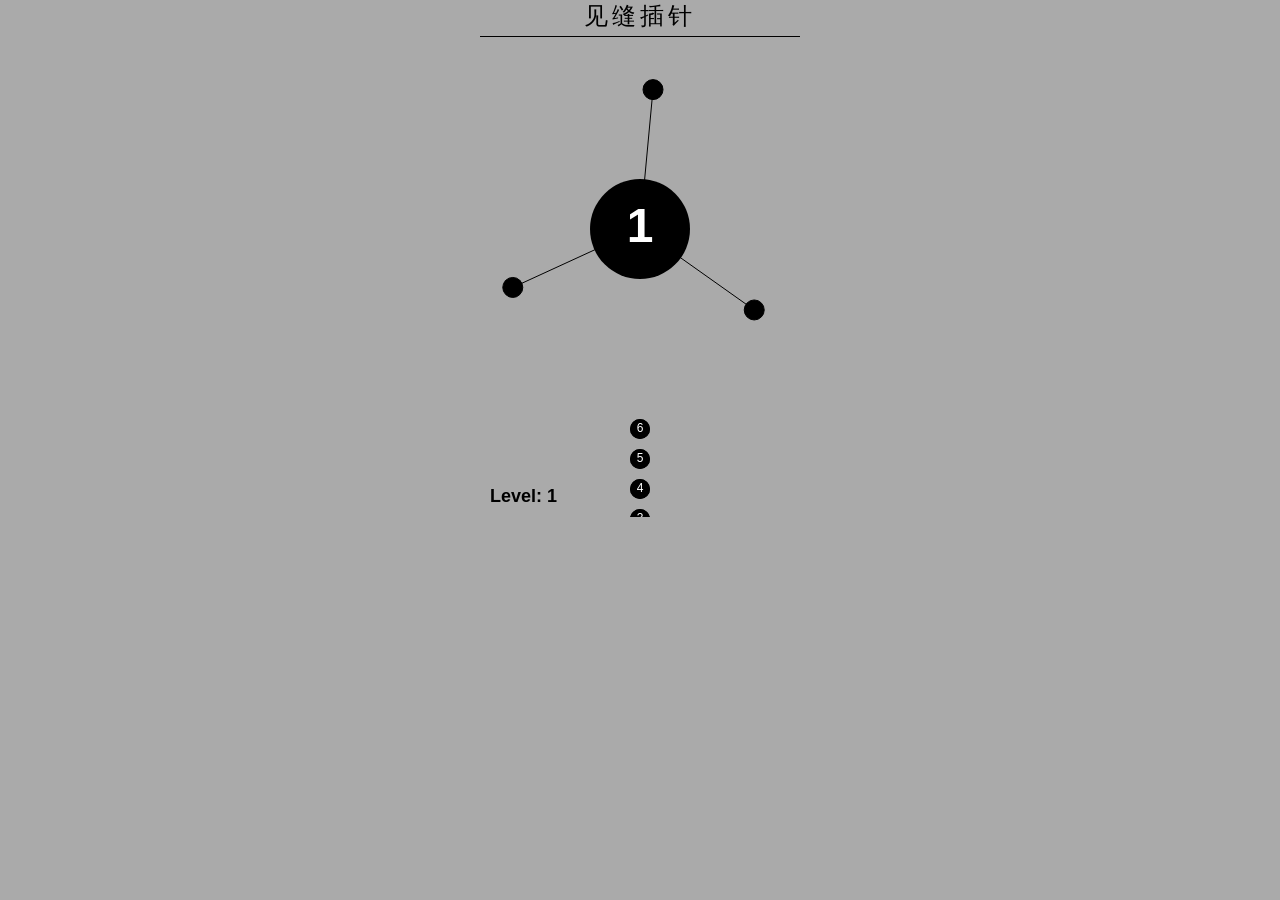
<file: to/jfzz/index.html>
<!DOCTYPE html>

<html lang="en">
<head>
<meta http-equiv="Content-Type" content="text/html; charset=UTF-8">

<meta charset="utf-8">
<title>见缝插针</title>
<!-- AA -->
<style type="text/css">
html, body {
	padding: 0;
	margin: 0;
	border: 0;
	overflow: hidden;
	text-align: center;
	background-color: #aaa;
	-moz-user-select: none;
	-webkit-user-select: none;
	user-select: none;
}
body {
	overflow: visible;
}/* for Android Native Browser bug */
canvas {
	background-color: #aaa;
	vertical-align: middle;
	opacity: 1;
	border-top: solid 1px #000;
}
.title {
	font-size: 24px;
	font-family: 微软雅黑, 黑体;
	color: #000;
	letter-spacing: 4px;
	margin-bottom: 4px;
}

@media all and (min-width: 480px) and (max-height: 479px) {
canvas {
	-webkit-transform: translateY(-80px) rotate(-90deg);
	-moz-transform: translateY(-80px) rotate(-90deg);
	transform: translateY(-80px) rotate(-90deg);
	border-top: 0;
	border-right: solid 1px #000;
}
}
</style>
<meta name="viewport" content="width=device-width, user-scalable=no, initial-scale=1, maximum-scale=1">
<meta name="Author" content="cxp">
<meta name="Date" content="2015-02-04">
<meta name="renderer" content="webkit">
<!-- for 360 browser -->
</head>

<body>
<div class="title">见缝插针</div>
<canvas id="canvas1" width="320" height="480"></canvas>
<script src="js/MyCtx.min.js"></script> 
<script src="js/aa.cc.min.js"></script> 

</body>
</html>
</file>
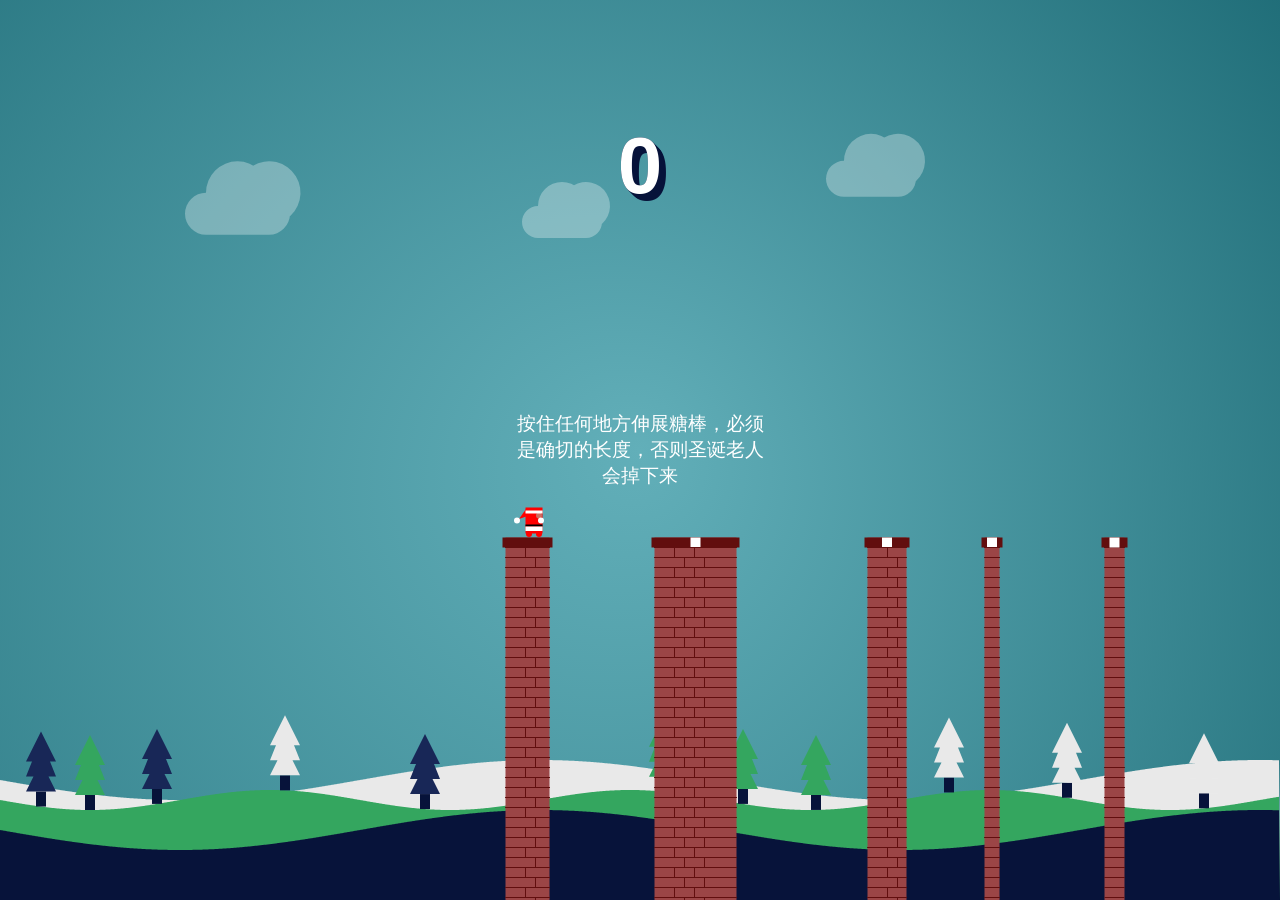
<file: to/sdlrgsy/index.html>
<!--
热情邀请你加入我们的群聊: 
QQ群号: 241155924 / 群链接: https://qm.qq.com/q/bWuV8mj5Sg
-群主和管理员都很和谐 *
-在群里可以自由交流和学习 *
-群文件中的源码可以借鉴搬运和学习 *
-----------------------------------------------------
还在等什么？ 赶快复制群号 241155924 进群交流和学习吧! 👍👍👍
-->

<html lang="en" >
<head>
<meta name="viewport" content="width=device-width, initial-scale=1.0, minimum-scale=1.0, maximum-scale=1.0, user-scalable=no" />
<meta charset="UTF-8">
<title>圣诞老人过悬崖小游戏</title>
<link rel="stylesheet" href="css/style.css">

</head>
<body>

<script  src="js/script.js"></script>
<div style="text-align:center;">
</div>
</body>
</html>
</file>
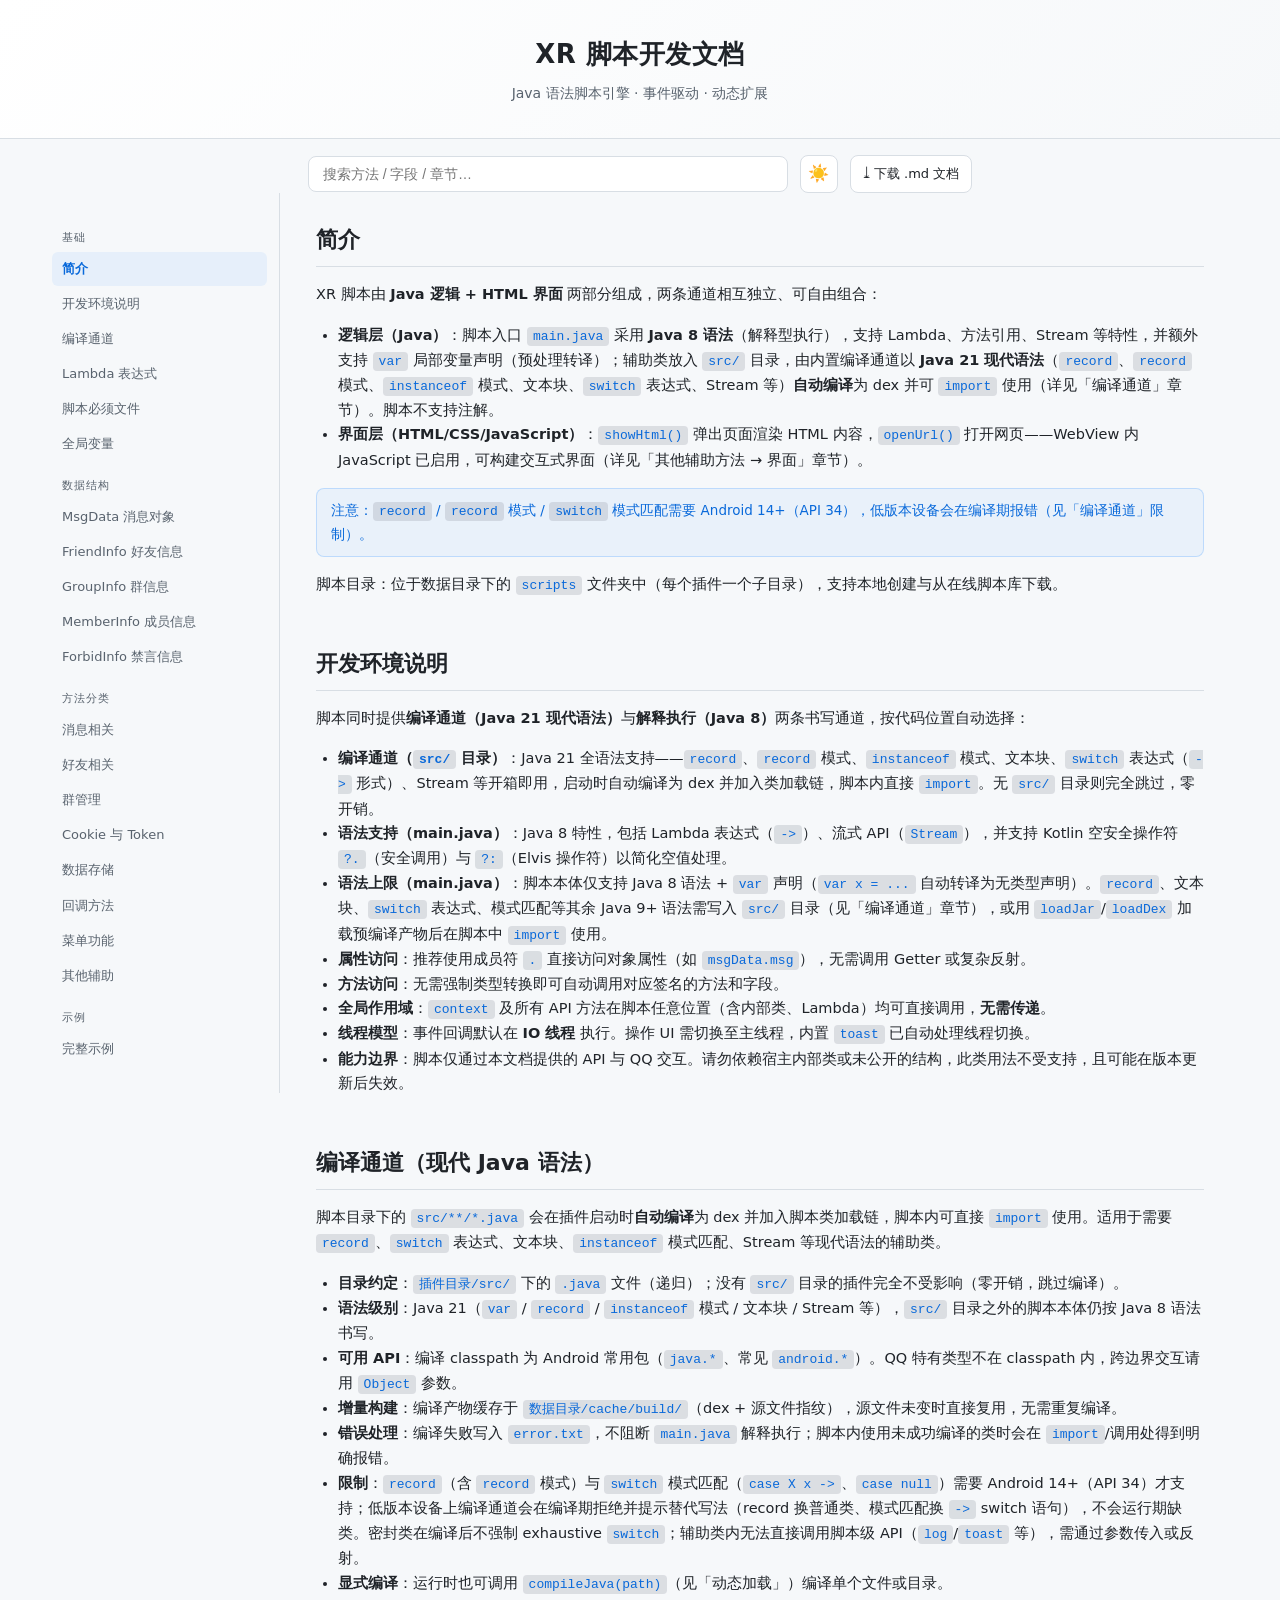
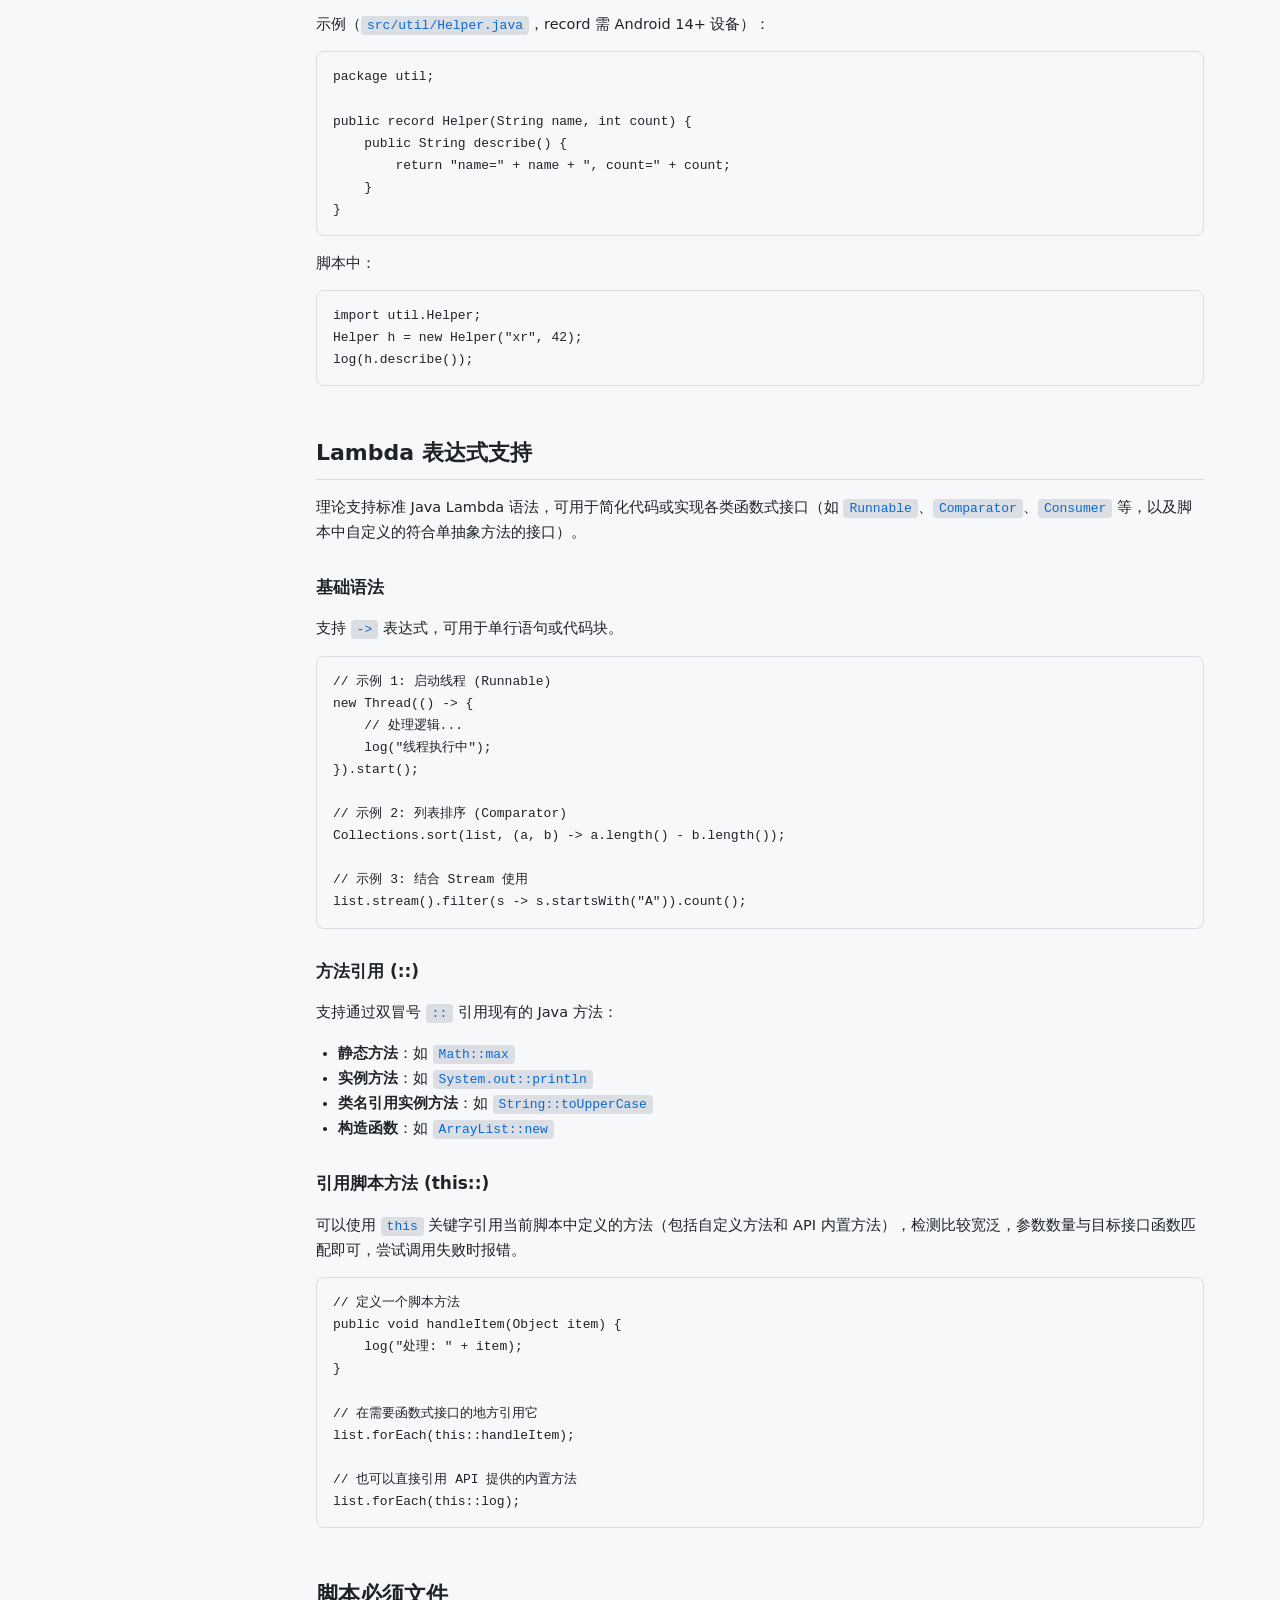
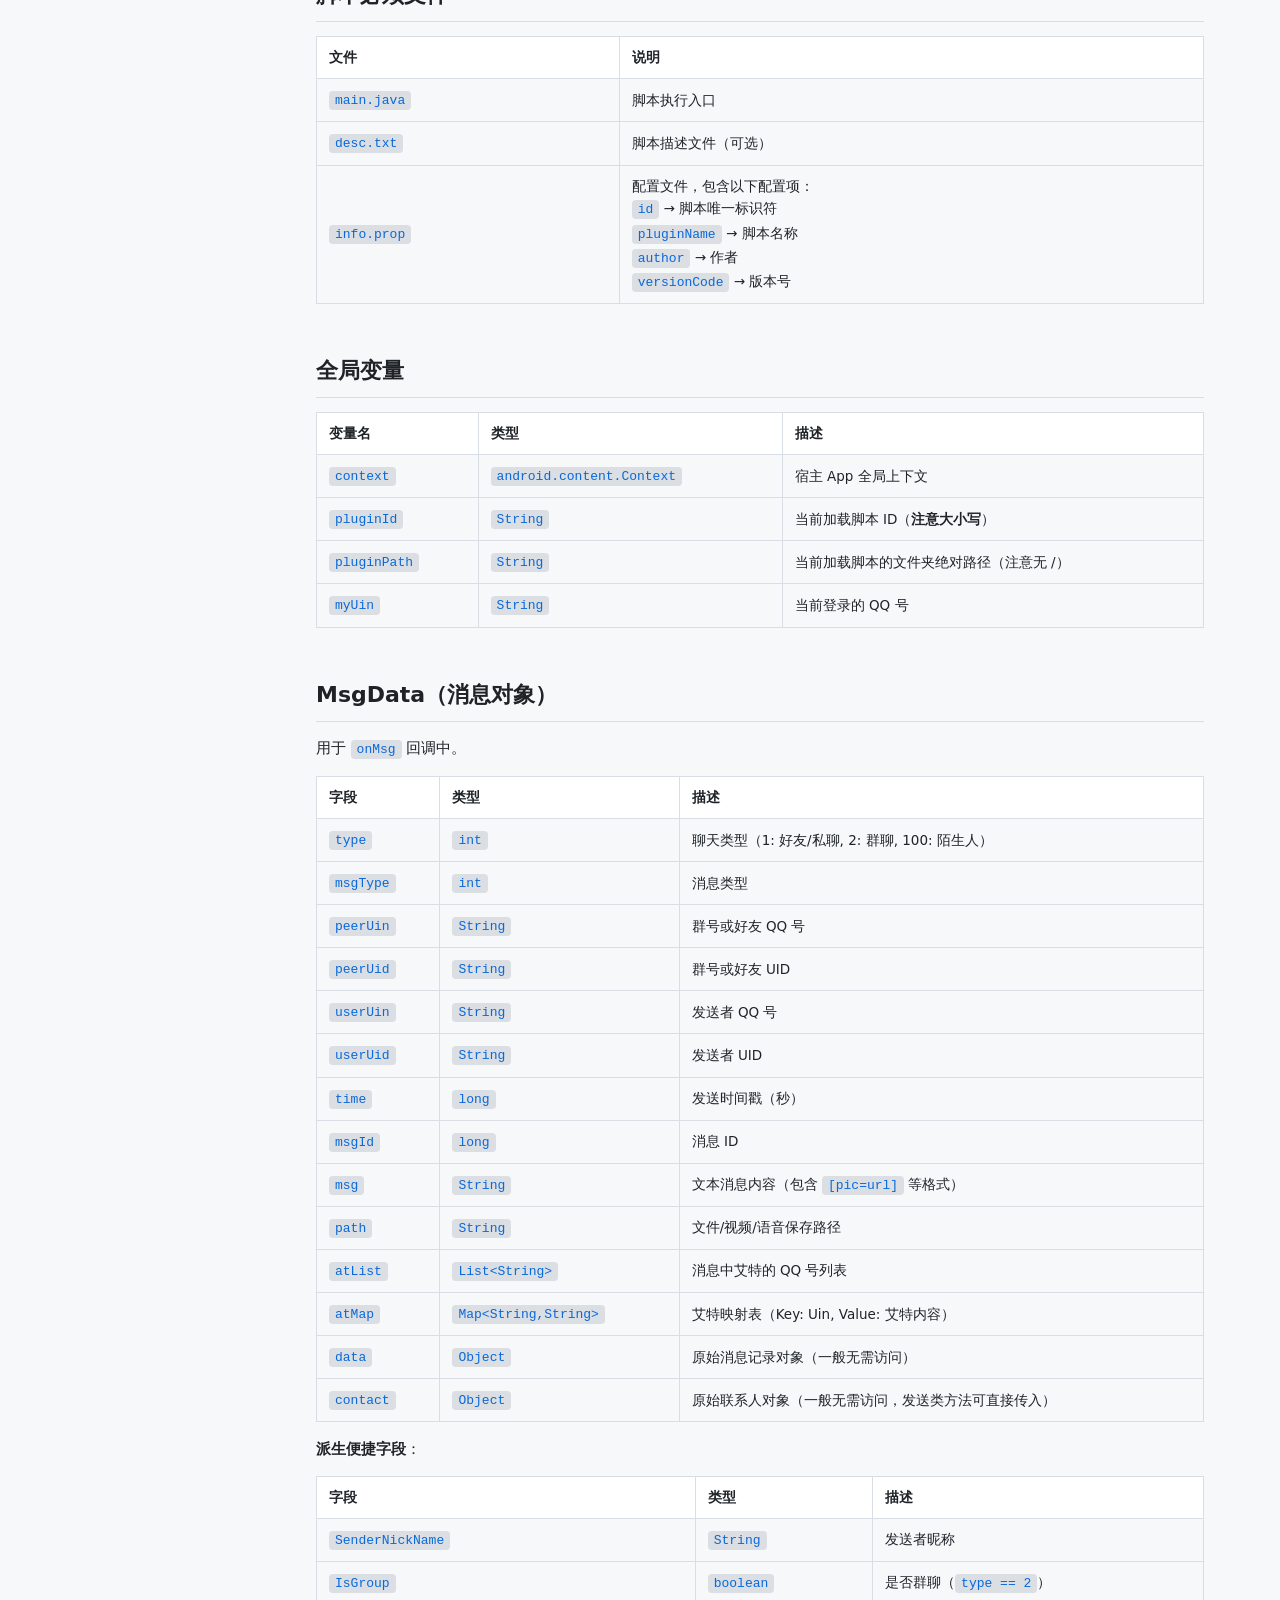
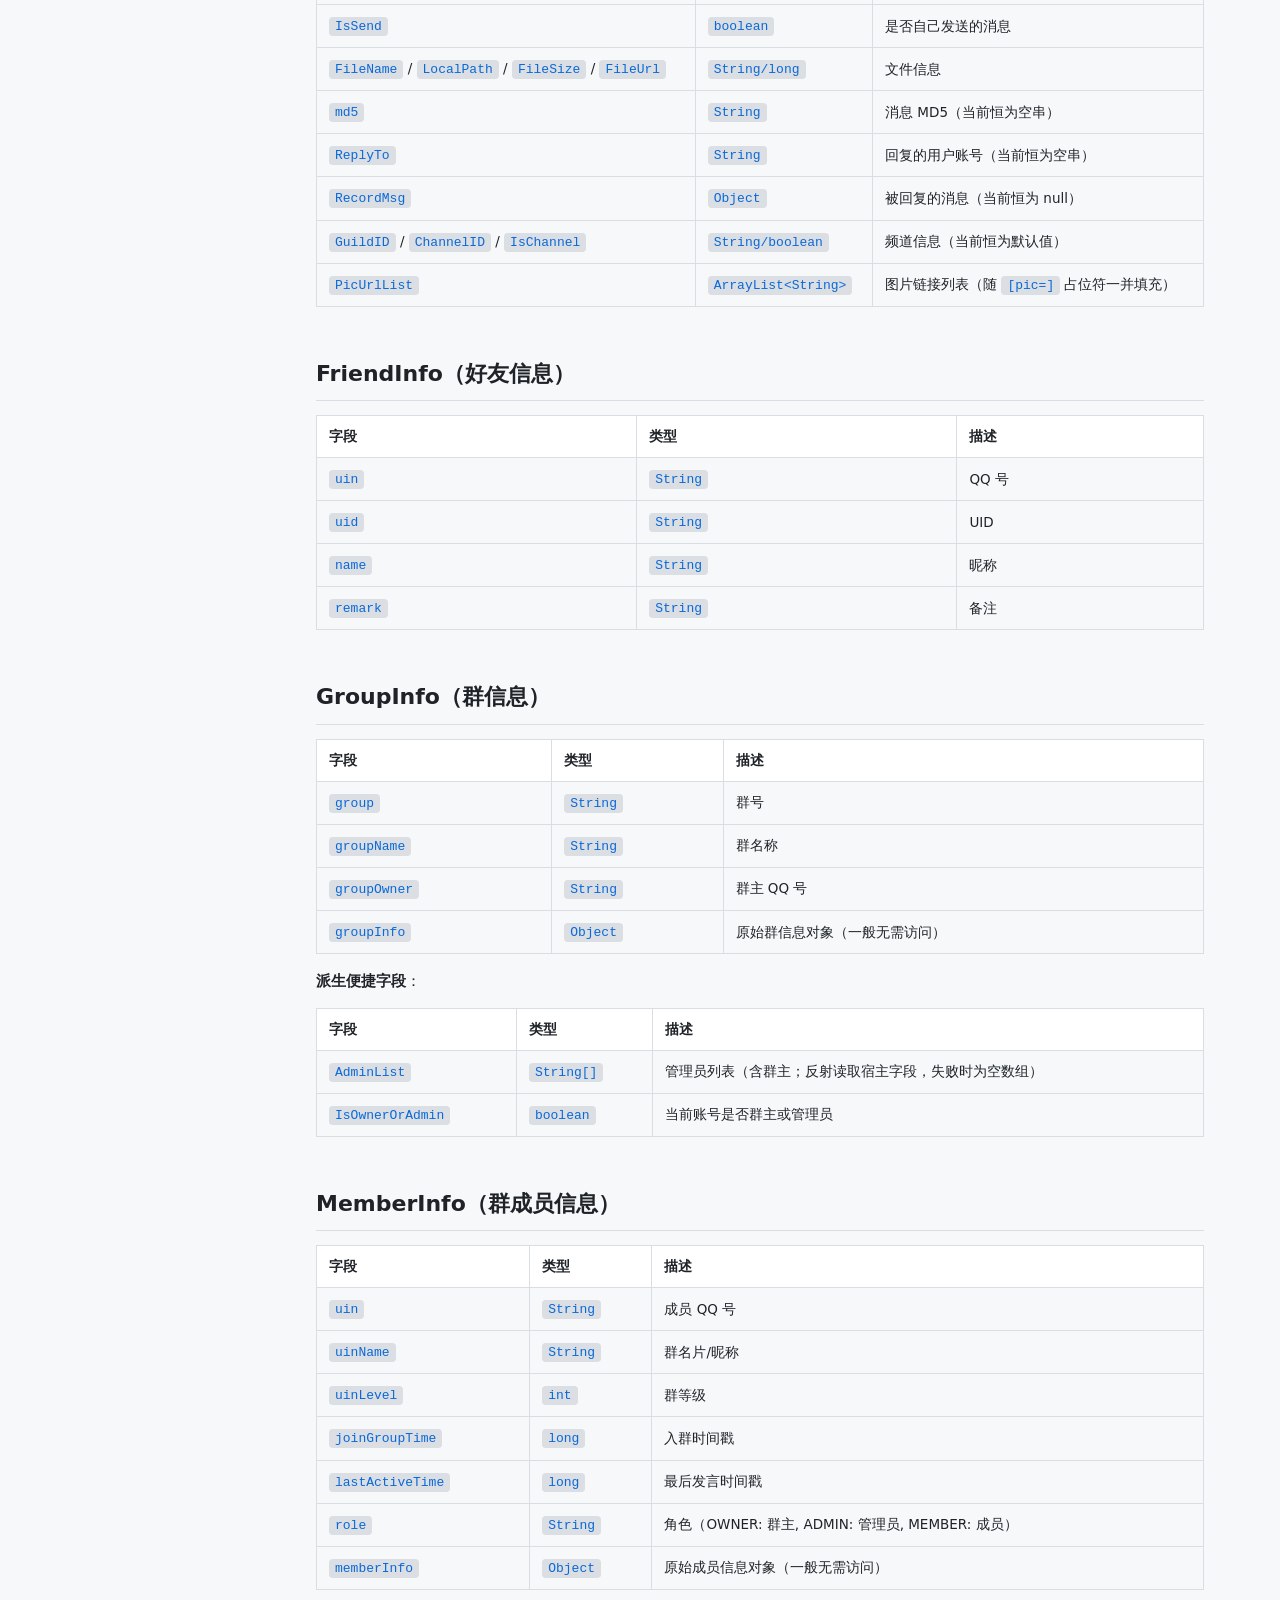
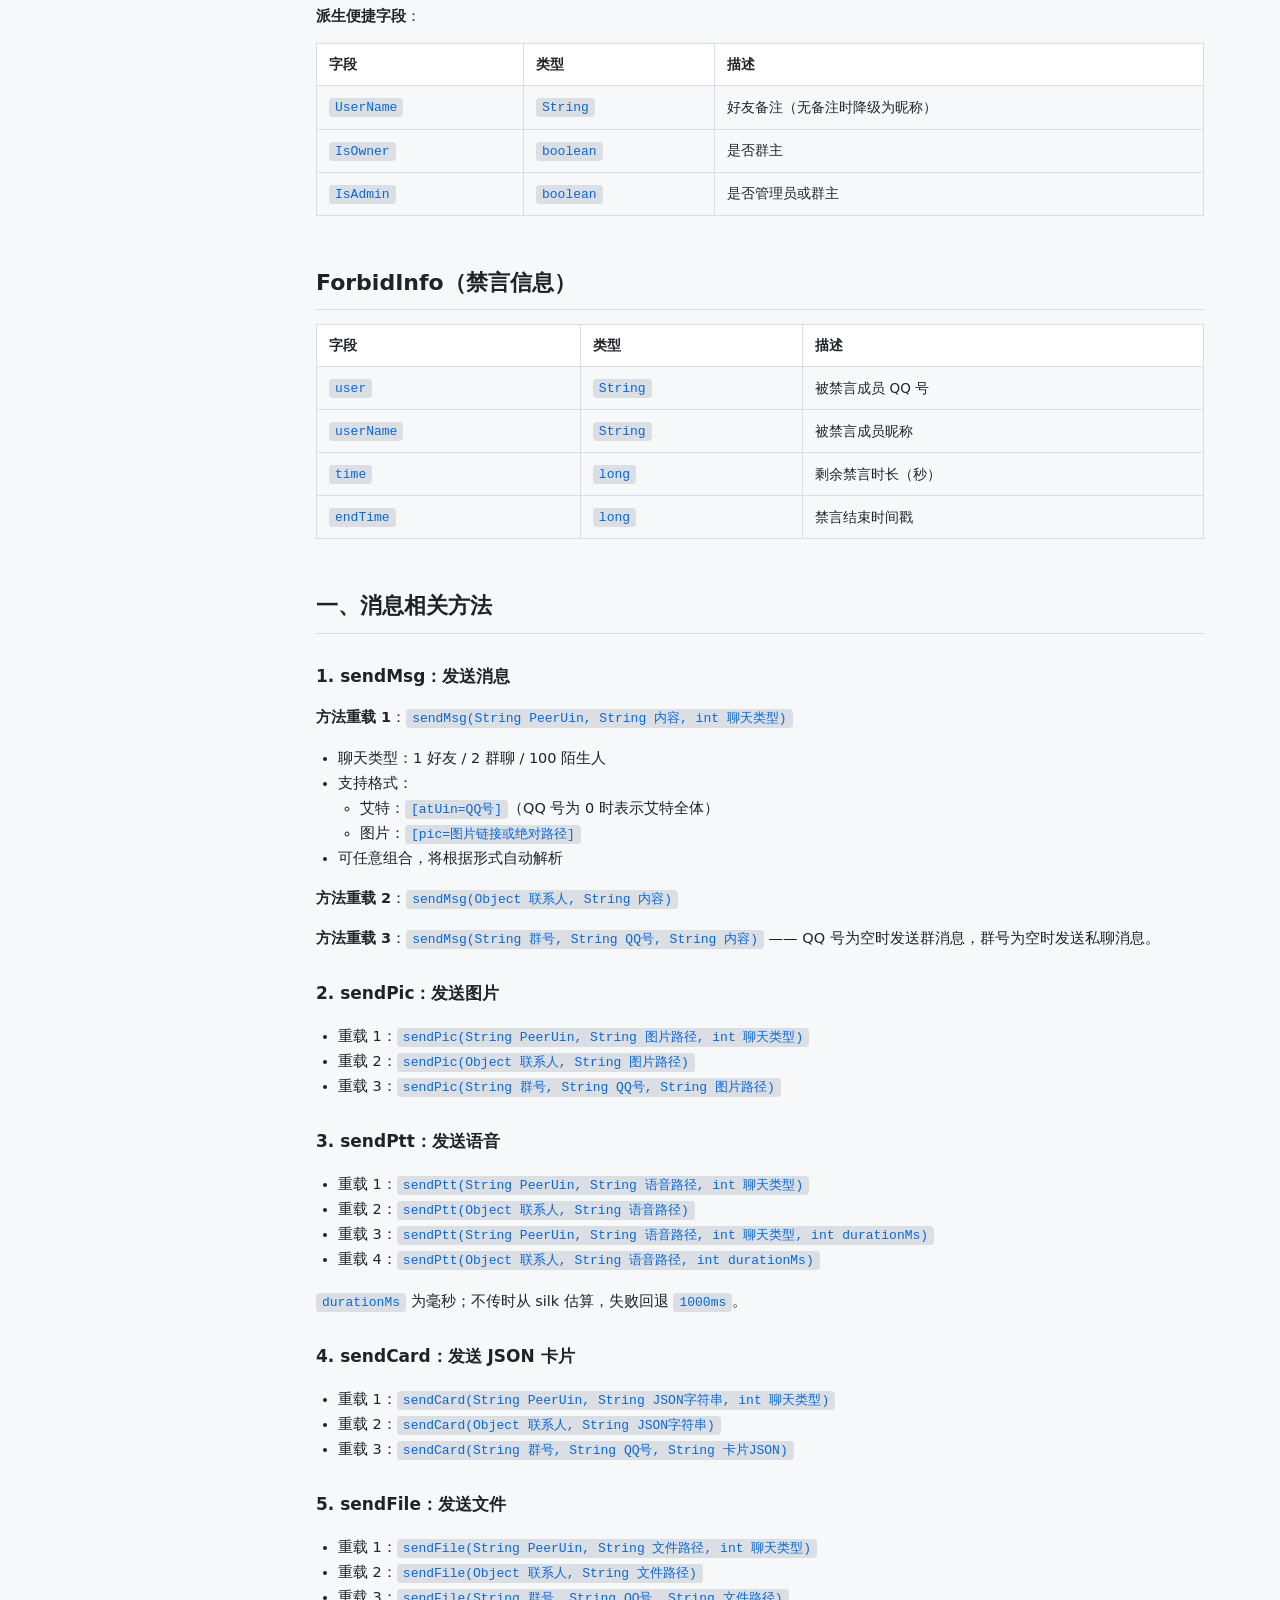
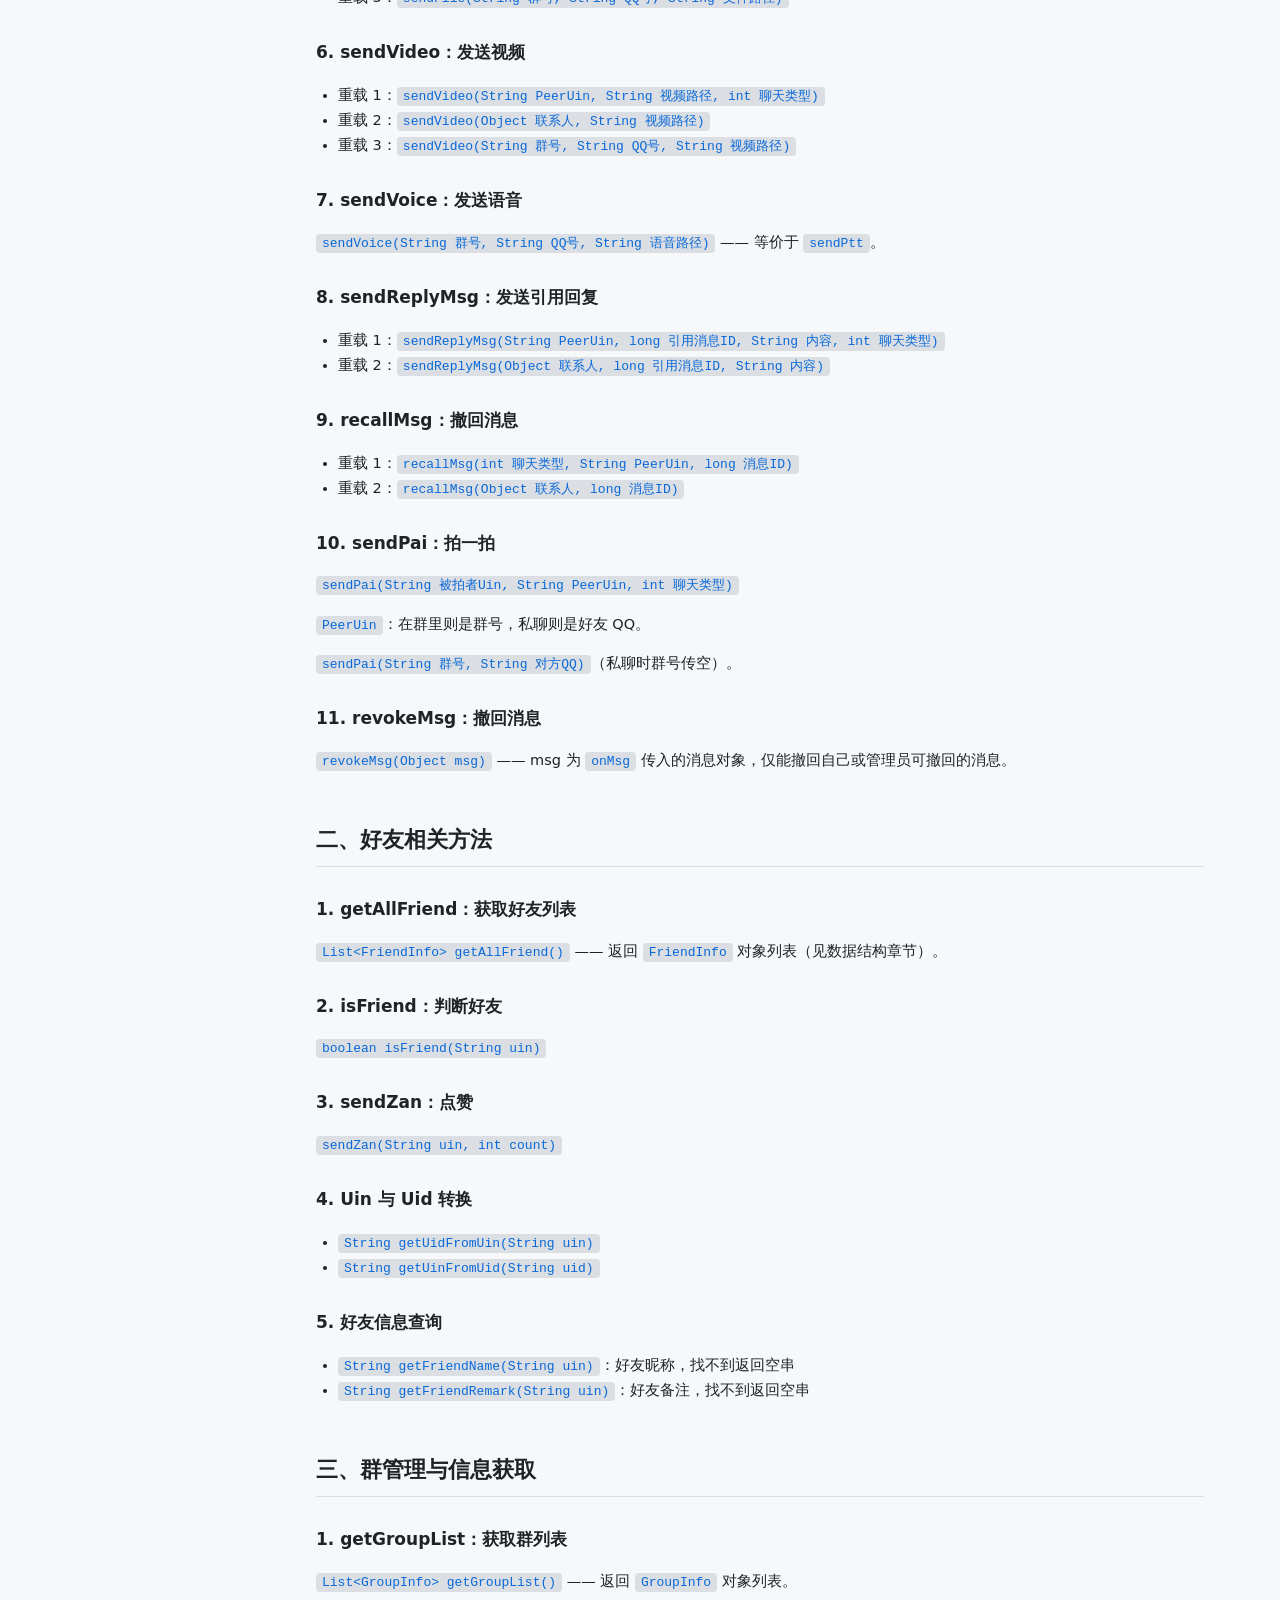
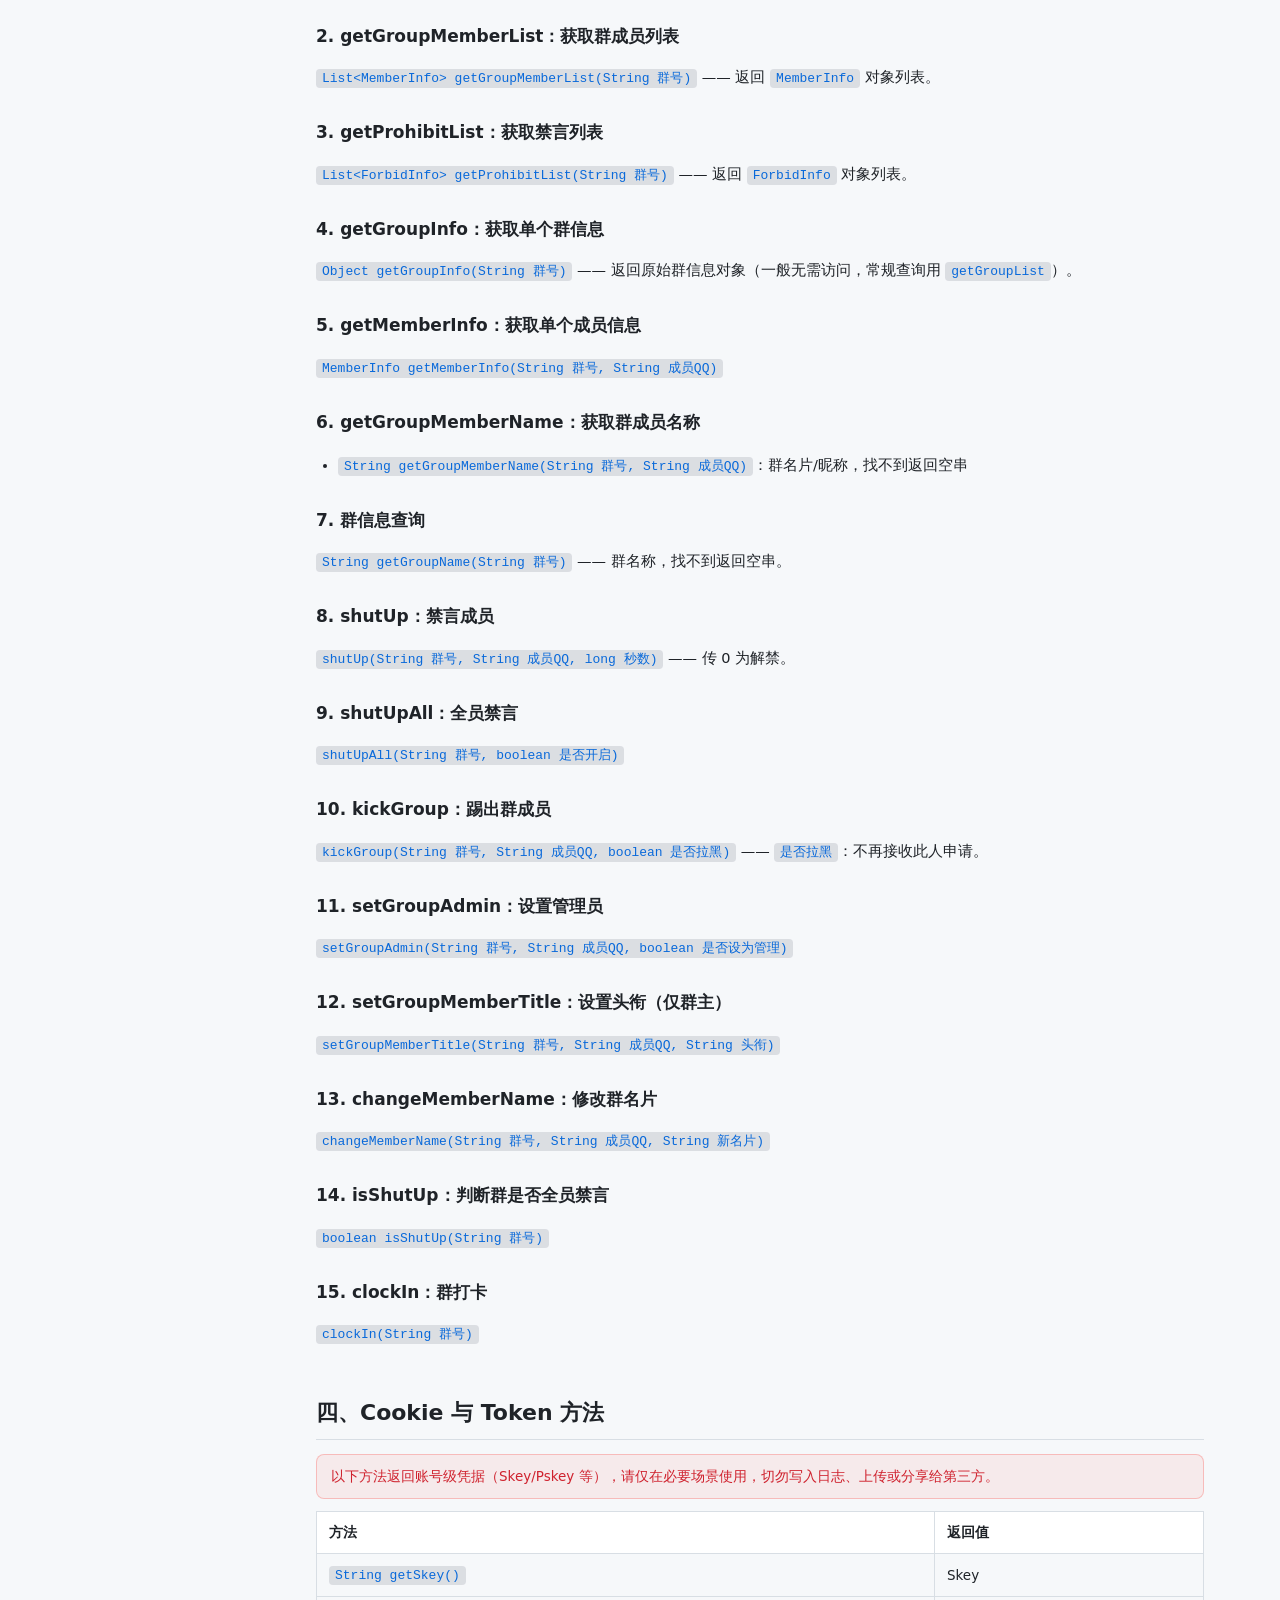
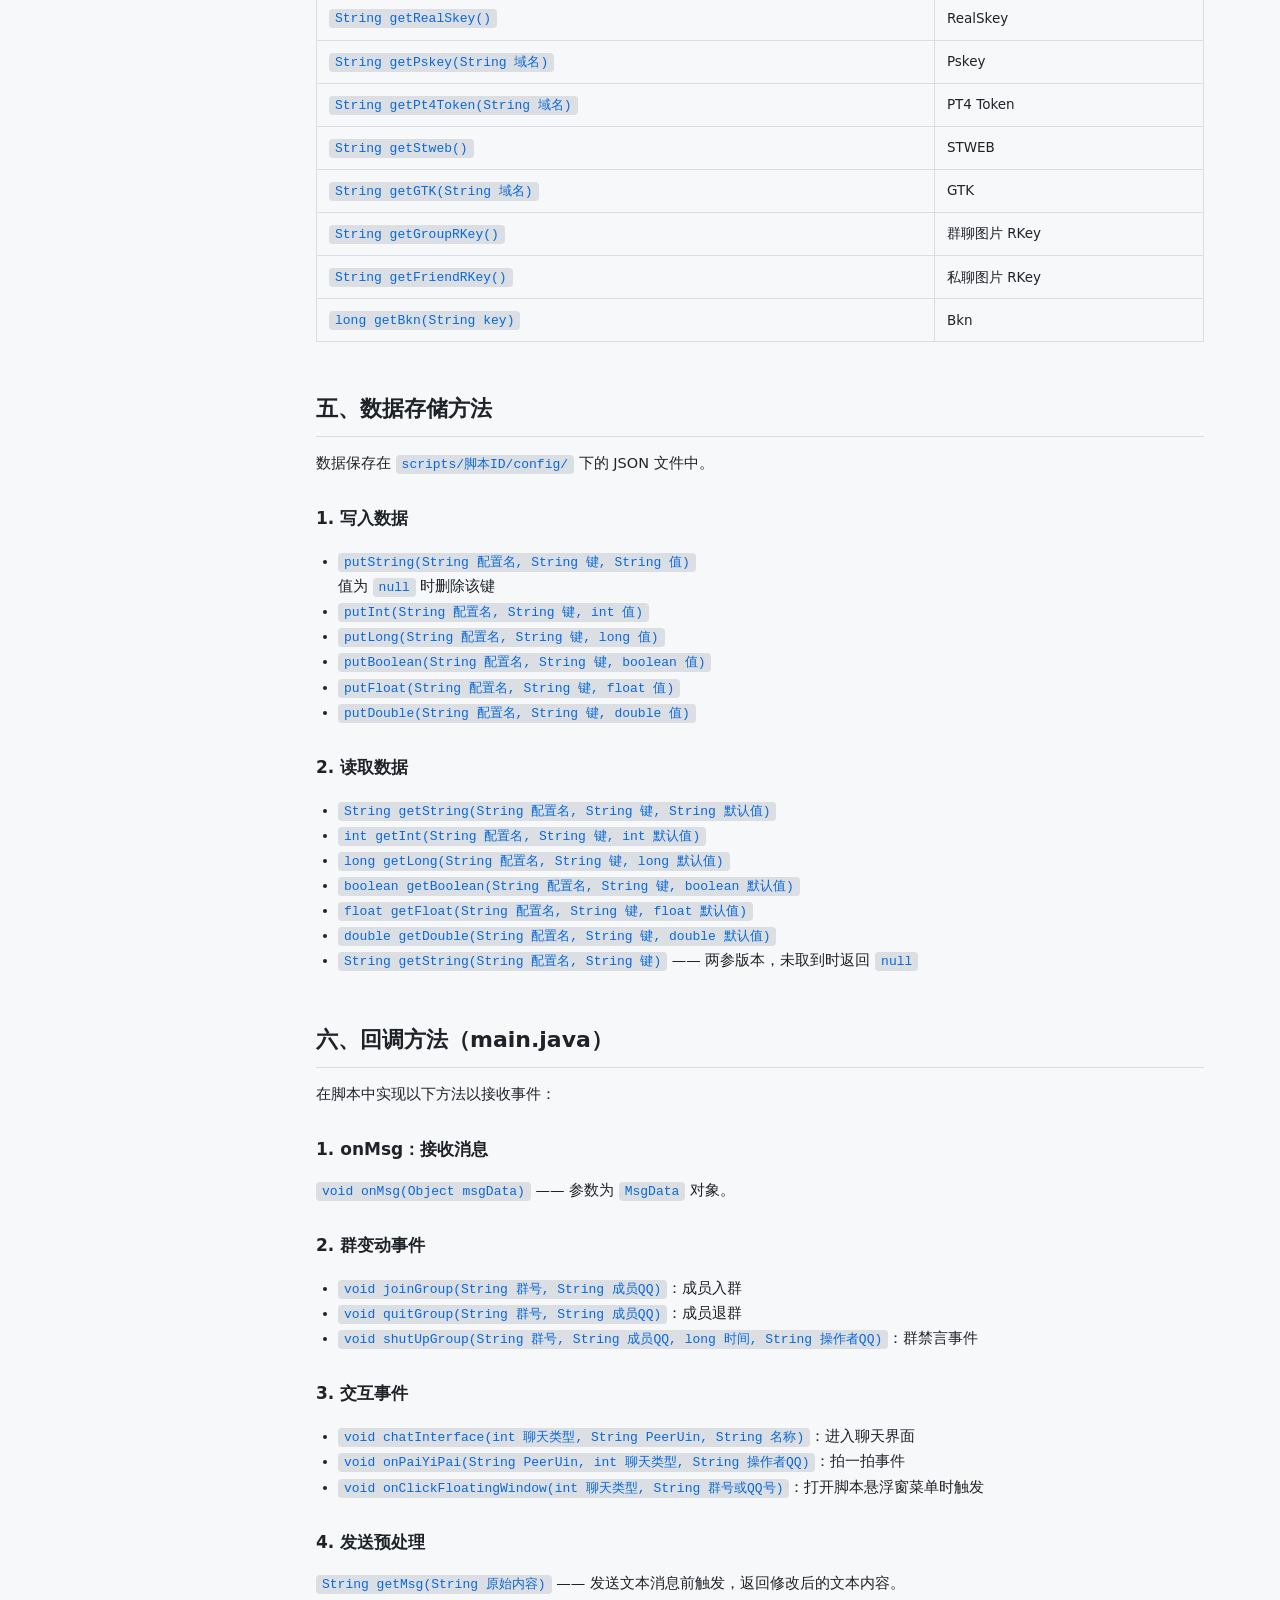
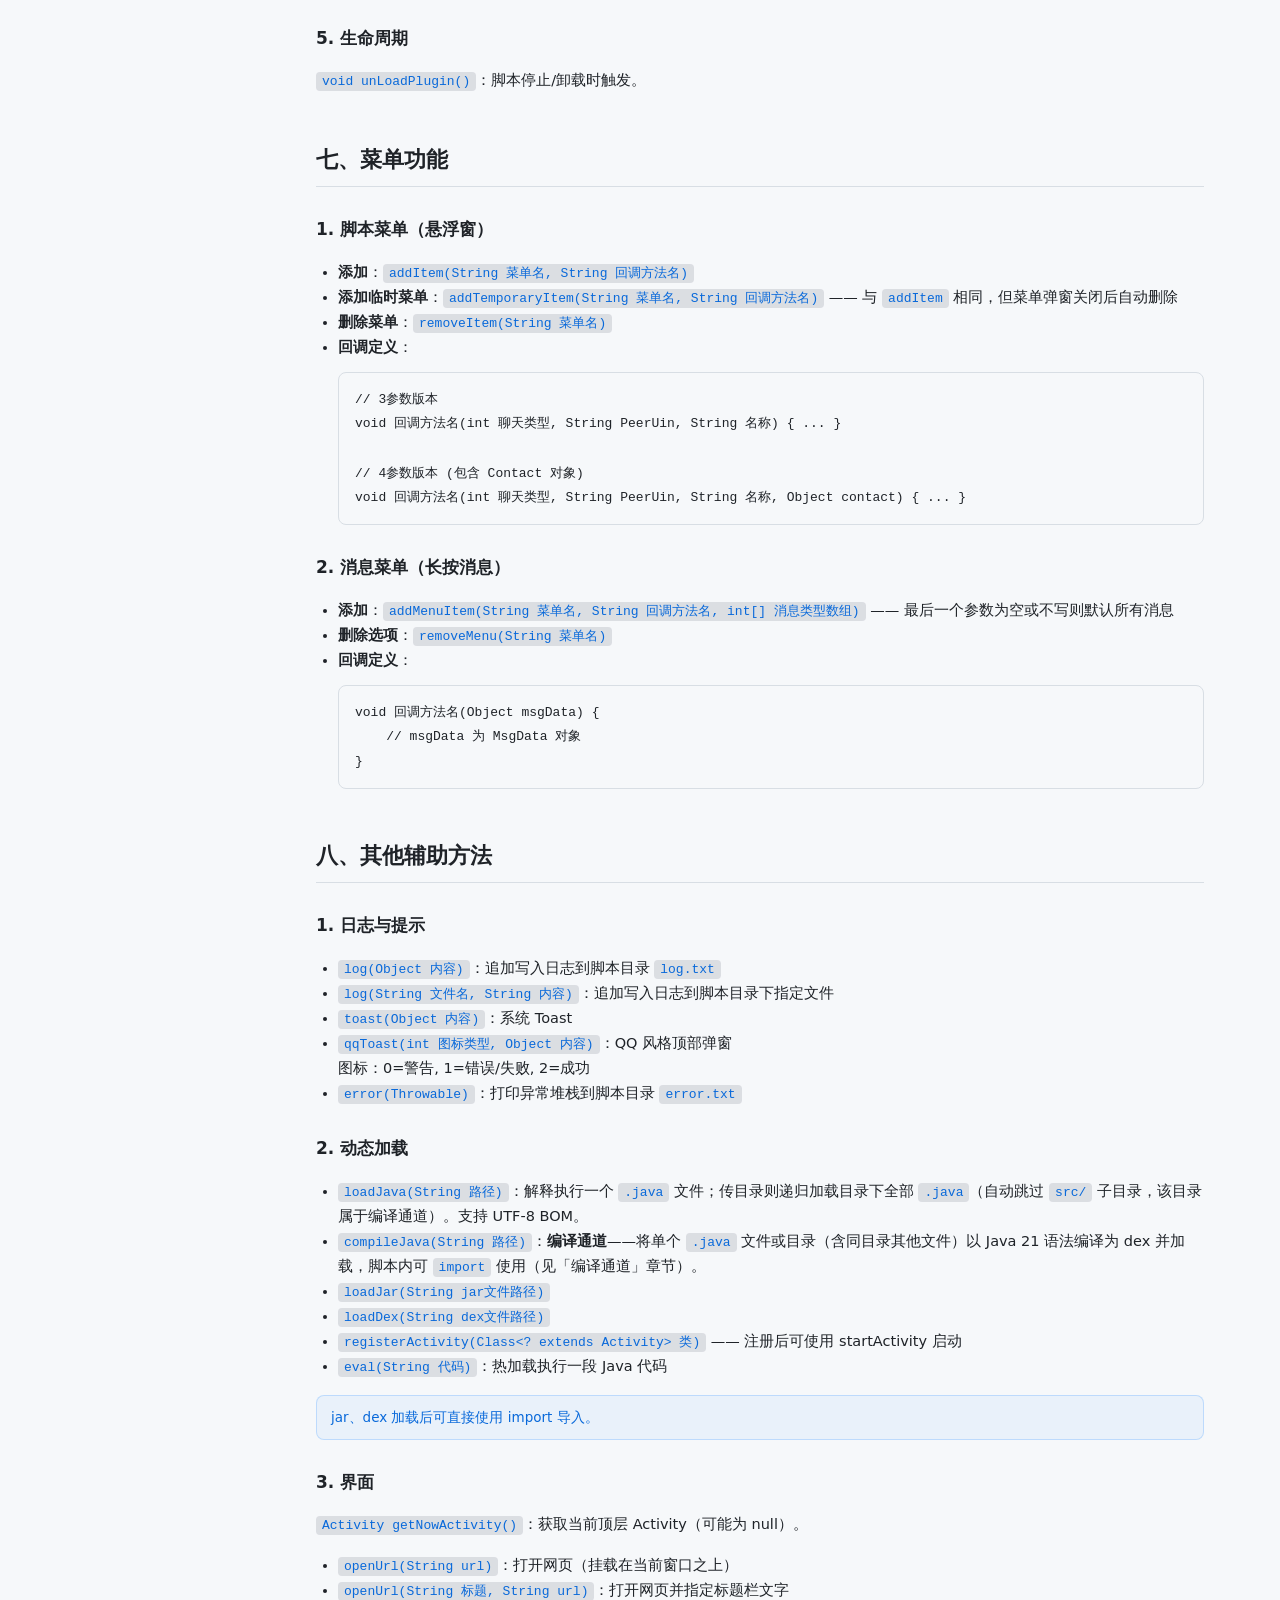
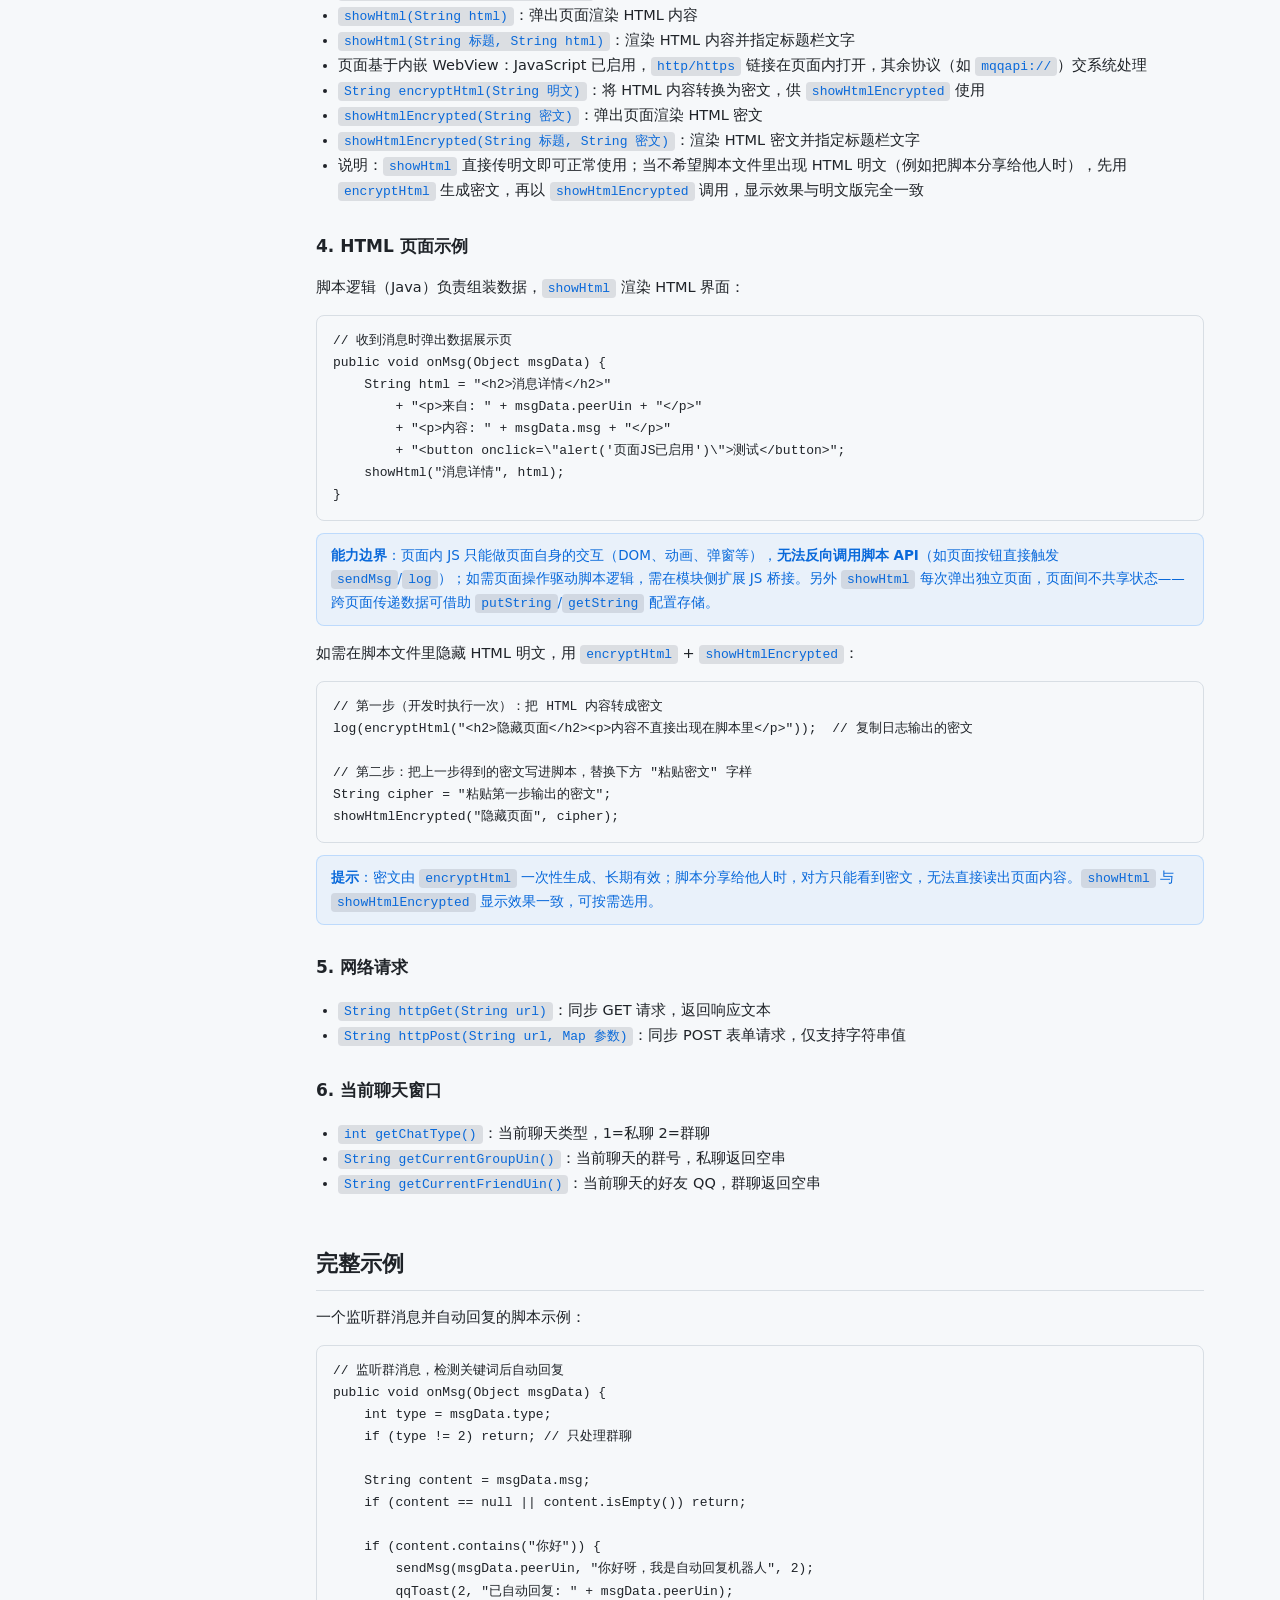
<file: XRdoc.html>
<!DOCTYPE html>
<html lang="zh-CN">
<head>
<meta charset="utf-8">
<meta name="viewport" content="width=device-width, initial-scale=1">
<title>XR 脚本开发文档 · Java API</title>
<style>
:root{
  --bg:#0d1117; --panel:#161b22; --border:#30363d;
  --fg:#e6edf3; --muted:#8b949e; --accent:#58a6ff; --green:#3fb950;
  --red:#f85149; --code-bg:#0a0e14; --highlight:#1f6feb;
}
*{box-sizing:border-box}
html{scroll-behavior:smooth}
body{margin:0;font-family:system-ui,-apple-system,"Segoe UI","PingFang SC","Microsoft YaHei",sans-serif;background:var(--bg);color:var(--fg);line-height:1.7}
header{background:linear-gradient(135deg,#161b22 0%,#0d1117 100%);border-bottom:1px solid var(--border);padding:32px 24px;text-align:center}
header h1{margin:0 0 6px;font-size:26px;letter-spacing:.5px}
header p{margin:0;color:var(--muted);font-size:14px}
.layout{display:flex;max-width:1200px;margin:0 auto}
nav{width:240px;flex-shrink:0;position:sticky;top:0;height:100vh;overflow-y:auto;padding:20px 12px;border-right:1px solid var(--border);font-size:13px}
nav a{display:block;color:var(--muted);text-decoration:none;padding:6px 10px;border-radius:6px;margin:1px 0;transition:all .15s}
nav a:hover{color:var(--fg);background:var(--panel)}
nav a.active{color:var(--accent);background:rgba(88,166,255,.1);font-weight:600}
nav .group{font-size:11px;color:var(--muted);text-transform:uppercase;letter-spacing:1px;margin:16px 0 4px;padding:0 10px}
main{flex:1;min-width:0;padding:28px 36px 80px}
h2{font-size:22px;margin:48px 0 14px;padding-bottom:8px;border-bottom:1px solid var(--border)}
h2:first-child{margin-top:0}
h3{font-size:17px;margin:28px 0 10px;color:var(--fg)}
h4{font-size:15px;margin:20px 0 8px}
p,li{font-size:14.5px;color:var(--fg)}
ul{padding-left:22px}
code{font-family:"SF Mono",Consolas,"JetBrains Mono",monospace;font-size:13px;background:rgba(110,118,129,.2);padding:2px 6px;border-radius:4px;color:var(--accent)}
pre{background:var(--code-bg);border:1px solid var(--border);border-radius:8px;padding:14px 16px;overflow-x:auto;margin:12px 0}
pre code{background:none;padding:0;color:var(--fg);font-size:13px;line-height:1.6}
table{width:100%;border-collapse:collapse;margin:12px 0;font-size:13.5px}
th,td{text-align:left;padding:9px 12px;border:1px solid var(--border)}
th{background:var(--panel);color:var(--fg);font-weight:600;white-space:nowrap}
td code{white-space:nowrap}
.badge{display:inline-block;background:rgba(63,185,80,.15);color:var(--green);border:1px solid rgba(63,185,80,.3);border-radius:999px;padding:1px 10px;font-size:12px;margin-left:8px;vertical-align:middle}
.warn{background:rgba(248,81,73,.08);border:1px solid rgba(248,81,73,.3);color:var(--red);border-radius:8px;padding:10px 14px;font-size:13.5px;margin:12px 0}
.info{background:rgba(88,166,255,.08);border:1px solid rgba(88,166,255,.3);color:var(--accent);border-radius:8px;padding:10px 14px;font-size:13.5px;margin:12px 0}
@media (max-width:900px){
  .layout{flex-direction:column}
  nav{width:100%;height:auto;position:static;border-right:0;border-bottom:1px solid var(--border);display:flex;flex-wrap:wrap;gap:2px;padding:10px}
  nav a{padding:4px 10px}
  nav .group{display:none}
  main{padding:20px 16px 80px}
}
/* ---- 浅色主题 ---- */
[data-theme="light"]{
  --bg:#f6f8fa; --panel:#ffffff; --border:#d8dee4;
  --fg:#1f2328; --muted:#59636e; --accent:#0969da; --green:#1a7f37;
  --red:#cf222e; --code-bg:#f6f8fa; --highlight:#fff3b0;
}
[data-theme="light"] header{background:linear-gradient(135deg,#ffffff 0%,#f6f8fa 100%)}
[data-theme="light"] .search-results{box-shadow:0 8px 24px rgba(0,0,0,.12)}
/* ---- 工具栏：搜索 + 主题切换 ---- */
.toolbar{display:flex;align-items:center;justify-content:center;gap:12px;padding:16px 24px 0}
.search-wrap{position:relative;width:100%;max-width:480px}
#searchInput{width:100%;padding:9px 14px;border-radius:8px;border:1px solid var(--border);background:var(--panel);color:var(--fg);font-size:14px;outline:none;transition:border-color .15s}
#searchInput:focus{border-color:var(--accent)}
.search-results{position:absolute;top:calc(100% + 6px);left:0;right:0;background:var(--panel);border:1px solid var(--border);border-radius:8px;max-height:340px;overflow-y:auto;display:none;z-index:100;box-shadow:0 8px 24px rgba(0,0,0,.35)}
.search-results.show{display:block}
.search-results a{display:block;padding:8px 12px;text-decoration:none;color:var(--fg);border-bottom:1px solid var(--border);font-size:13px;cursor:pointer}
.search-results a:hover{background:rgba(88,166,255,.12)}
.search-results a .sec{color:var(--accent);font-size:12px;font-weight:600}
.search-results a .ctx{color:var(--muted);font-size:12px;display:block;margin-top:2px;word-break:break-all}
.search-results .empty{padding:10px 12px;color:var(--muted);font-size:13px}
.theme-toggle{flex-shrink:0;width:38px;height:38px;border-radius:8px;border:1px solid var(--border);background:var(--panel);color:var(--fg);font-size:17px;cursor:pointer;transition:border-color .15s}
.theme-toggle:hover{border-color:var(--accent)}
.download-btn{flex-shrink:0;display:inline-flex;align-items:center;gap:4px;height:38px;padding:0 12px;border-radius:8px;border:1px solid var(--border);background:var(--panel);color:var(--fg);font-size:13px;text-decoration:none;transition:border-color .15s}
.download-btn:hover{border-color:var(--accent);color:var(--accent)}
mark{background:var(--highlight);color:var(--fg);border-radius:2px;padding:0 2px}
@media (max-width:900px){
  .toolbar{padding-top:10px}
}
</style>
</head>
<body>

<header>
  <h1>XR 脚本开发文档</h1>
  <p>Java 语法脚本引擎 · 事件驱动 · 动态扩展</p>
</header>

<div class="toolbar">
  <div class="search-wrap">
    <input id="searchInput" type="text" placeholder="搜索方法 / 字段 / 章节…" autocomplete="off" aria-label="搜索文档">
    <div id="searchResults" class="search-results"></div>
  </div>
  <button id="themeToggle" class="theme-toggle" title="切换深色/浅色主题" aria-label="切换主题">🌙</button>
  <a class="download-btn" href="Plugin%20API.md" download title="下载 Markdown 版本文档">⤓ 下载 .md 文档</a>
</div>

<div class="layout">
<nav>
  <div class="group">基础</div>
  <a href="#intro">简介</a>
  <a href="#env">开发环境说明</a>
  <a href="#compile">编译通道</a>
  <a href="#lambda">Lambda 表达式</a>
  <a href="#files">脚本必须文件</a>
  <a href="#globals">全局变量</a>
  <div class="group">数据结构</div>
  <a href="#msgdata">MsgData 消息对象</a>
  <a href="#friend">FriendInfo 好友信息</a>
  <a href="#group">GroupInfo 群信息</a>
  <a href="#member">MemberInfo 成员信息</a>
  <a href="#forbid">ForbidInfo 禁言信息</a>
  <div class="group">方法分类</div>
  <a href="#msg">消息相关</a>
  <a href="#friend-api">好友相关</a>
  <a href="#troop-api">群管理</a>
  <a href="#cookie">Cookie 与 Token</a>
  <a href="#storage">数据存储</a>
  <a href="#callback">回调方法</a>
  <a href="#menu">菜单功能</a>
  <a href="#misc">其他辅助</a>
  <div class="group">示例</div>
  <a href="#example">完整示例</a>
</nav>

<main>

<h2 id="intro">简介</h2>
<p>XR 脚本由 <strong>Java 逻辑 + HTML 界面</strong> 两部分组成，两条通道相互独立、可自由组合：</p>
<ul>
  <li><strong>逻辑层（Java）</strong>：脚本入口 <code>main.java</code> 采用 <strong>Java 8 语法</strong>（解释型执行），支持 Lambda、方法引用、Stream 等特性，并额外支持 <code>var</code> 局部变量声明（预处理转译）；辅助类放入 <code>src/</code> 目录，由内置编译通道以 <strong>Java 21 现代语法</strong>（<code>record</code>、<code>record</code> 模式、<code>instanceof</code> 模式、文本块、<code>switch</code> 表达式、Stream 等）<strong>自动编译</strong>为 dex 并可 <code>import</code> 使用（详见「编译通道」章节）。脚本不支持注解。</li>
  <li><strong>界面层（HTML/CSS/JavaScript）</strong>：<code>showHtml()</code> 弹出页面渲染 HTML 内容，<code>openUrl()</code> 打开网页——WebView 内 JavaScript 已启用，可构建交互式界面（详见「其他辅助方法 → 界面」章节）。</li>
</ul>
<div class="info">注意：<code>record</code> / <code>record</code> 模式 / <code>switch</code> 模式匹配需要 Android 14+（API 34），低版本设备会在编译期报错（见「编译通道」限制）。</div>
<p>脚本目录：位于数据目录下的 <code>scripts</code> 文件夹中（每个插件一个子目录），支持本地创建与从在线脚本库下载。</p>

<h2 id="env">开发环境说明</h2>
<p>脚本同时提供<strong>编译通道（Java 21 现代语法）</strong>与<strong>解释执行（Java 8）</strong>两条书写通道，按代码位置自动选择：</p>
<ul>
  <li><strong>编译通道（<code>src/</code> 目录）</strong>：Java 21 全语法支持——<code>record</code>、<code>record</code> 模式、<code>instanceof</code> 模式、文本块、<code>switch</code> 表达式（<code>-&gt;</code> 形式）、Stream 等开箱即用，启动时自动编译为 dex 并加入类加载链，脚本内直接 <code>import</code>。无 <code>src/</code> 目录则完全跳过，零开销。</li>
  <li><strong>语法支持（main.java）</strong>：Java 8 特性，包括 Lambda 表达式（<code>-&gt;</code>）、流式 API（<code>Stream</code>），并支持 Kotlin 空安全操作符 <code>?.</code>（安全调用）与 <code>?:</code>（Elvis 操作符）以简化空值处理。</li>
  <li><strong>语法上限（main.java）</strong>：脚本本体仅支持 Java 8 语法 + <code>var</code> 声明（<code>var x = ...</code> 自动转译为无类型声明）。<code>record</code>、文本块、<code>switch</code> 表达式、模式匹配等其余 Java 9+ 语法需写入 <code>src/</code> 目录（见「编译通道」章节），或用 <code>loadJar</code>/<code>loadDex</code> 加载预编译产物后在脚本中 <code>import</code> 使用。</li>
  <li><strong>属性访问</strong>：推荐使用成员符 <code>.</code> 直接访问对象属性（如 <code>msgData.msg</code>），无需调用 Getter 或复杂反射。</li>
  <li><strong>方法访问</strong>：无需强制类型转换即可自动调用对应签名的方法和字段。</li>
  <li><strong>全局作用域</strong>：<code>context</code> 及所有 API 方法在脚本任意位置（含内部类、Lambda）均可直接调用，<strong>无需传递</strong>。</li>
  <li><strong>线程模型</strong>：事件回调默认在 <strong>IO 线程</strong> 执行。操作 UI 需切换至主线程，内置 <code>toast</code> 已自动处理线程切换。</li>
  <li><strong>能力边界</strong>：脚本仅通过本文档提供的 API 与 QQ 交互。请勿依赖宿主内部类或未公开的结构，此类用法不受支持，且可能在版本更新后失效。</li>
</ul>

<h2 id="compile">编译通道（现代 Java 语法）</h2>
<p>脚本目录下的 <code>src/**/*.java</code> 会在插件启动时<strong>自动编译</strong>为 dex 并加入脚本类加载链，脚本内可直接 <code>import</code> 使用。适用于需要 <code>record</code>、<code>switch</code> 表达式、文本块、<code>instanceof</code> 模式匹配、Stream 等现代语法的辅助类。</p>
<ul>
  <li><strong>目录约定</strong>：<code>插件目录/src/</code> 下的 <code>.java</code> 文件（递归）；没有 <code>src/</code> 目录的插件完全不受影响（零开销，跳过编译）。</li>
  <li><strong>语法级别</strong>：Java 21（<code>var</code> / <code>record</code> / <code>instanceof</code> 模式 / 文本块 / Stream 等），<code>src/</code> 目录之外的脚本本体仍按 Java 8 语法书写。</li>
  <li><strong>可用 API</strong>：编译 classpath 为 Android 常用包（<code>java.*</code>、常见 <code>android.*</code>）。QQ 特有类型不在 classpath 内，跨边界交互请用 <code>Object</code> 参数。</li>
  <li><strong>增量构建</strong>：编译产物缓存于 <code>数据目录/cache/build/</code>（dex + 源文件指纹），源文件未变时直接复用，无需重复编译。</li>
  <li><strong>错误处理</strong>：编译失败写入 <code>error.txt</code>，不阻断 <code>main.java</code> 解释执行；脚本内使用未成功编译的类时会在 <code>import</code>/调用处得到明确报错。</li>
  <li><strong>限制</strong>：<code>record</code>（含 <code>record</code> 模式）与 <code>switch</code> 模式匹配（<code>case X x -&gt;</code>、<code>case null</code>）需要 Android 14+（API 34）才支持；低版本设备上编译通道会在编译期拒绝并提示替代写法（record 换普通类、模式匹配换 <code>-&gt;</code> switch 语句），不会运行期缺类。密封类在编译后不强制 exhaustive <code>switch</code>；辅助类内无法直接调用脚本级 API（<code>log</code>/<code>toast</code> 等），需通过参数传入或反射。</li>
  <li><strong>显式编译</strong>：运行时也可调用 <code>compileJava(path)</code>（见「动态加载」）编译单个文件或目录。</li>
</ul>
<p>示例（<code>src/util/Helper.java</code>，record 需 Android 14+ 设备）：</p>
<pre><code>package util;

public record Helper(String name, int count) {
    public String describe() {
        return "name=" + name + ", count=" + count;
    }
}</code></pre>
<p>脚本中：</p>
<pre><code>import util.Helper;
Helper h = new Helper("xr", 42);
log(h.describe());</code></pre>

<h2 id="lambda">Lambda 表达式支持</h2>
<p>理论支持标准 Java Lambda 语法，可用于简化代码或实现各类函数式接口（如 <code>Runnable</code>、<code>Comparator</code>、<code>Consumer</code> 等，以及脚本中自定义的符合单抽象方法的接口）。</p>

<h3>基础语法</h3>
<p>支持 <code>-&gt;</code> 表达式，可用于单行语句或代码块。</p>
<pre><code>// 示例 1: 启动线程 (Runnable)
new Thread(() -&gt; {
    // 处理逻辑...
    log("线程执行中");
}).start();

// 示例 2: 列表排序 (Comparator)
Collections.sort(list, (a, b) -&gt; a.length() - b.length());

// 示例 3: 结合 Stream 使用
list.stream().filter(s -&gt; s.startsWith("A")).count();</code></pre>

<h3>方法引用 (::)</h3>
<p>支持通过双冒号 <code>::</code> 引用现有的 Java 方法：</p>
<ul>
  <li><strong>静态方法</strong>：如 <code>Math::max</code></li>
  <li><strong>实例方法</strong>：如 <code>System.out::println</code></li>
  <li><strong>类名引用实例方法</strong>：如 <code>String::toUpperCase</code></li>
  <li><strong>构造函数</strong>：如 <code>ArrayList::new</code></li>
</ul>

<h3>引用脚本方法 (this::)</h3>
<p>可以使用 <code>this</code> 关键字引用当前脚本中定义的方法（包括自定义方法和 API 内置方法），检测比较宽泛，参数数量与目标接口函数匹配即可，尝试调用失败时报错。</p>
<pre><code>// 定义一个脚本方法
public void handleItem(Object item) {
    log("处理: " + item);
}

// 在需要函数式接口的地方引用它
list.forEach(this::handleItem);

// 也可以直接引用 API 提供的内置方法
list.forEach(this::log);</code></pre>

<h2 id="files">脚本必须文件</h2>
<table>
  <tr><th>文件</th><th>说明</th></tr>
  <tr><td><code>main.java</code></td><td>脚本执行入口</td></tr>
  <tr><td><code>desc.txt</code></td><td>脚本描述文件（可选）</td></tr>
  <tr><td><code>info.prop</code></td><td>配置文件，包含以下配置项：<br><code>id</code> → 脚本唯一标识符<br><code>pluginName</code> → 脚本名称<br><code>author</code> → 作者<br><code>versionCode</code> → 版本号</td></tr>
</table>

<h2 id="globals">全局变量</h2>
<table>
  <tr><th>变量名</th><th>类型</th><th>描述</th></tr>
  <tr><td><code>context</code></td><td><code>android.content.Context</code></td><td>宿主 App 全局上下文</td></tr>
  <tr><td><code>pluginId</code></td><td><code>String</code></td><td>当前加载脚本 ID（<strong>注意大小写</strong>）</td></tr>
  <tr><td><code>pluginPath</code></td><td><code>String</code></td><td>当前加载脚本的文件夹绝对路径（注意无 /）</td></tr>
  <tr><td><code>myUin</code></td><td><code>String</code></td><td>当前登录的 QQ 号</td></tr>
</table>

<h2 id="msgdata">MsgData（消息对象）</h2>
<p>用于 <code>onMsg</code> 回调中。</p>
<table>
  <tr><th>字段</th><th>类型</th><th>描述</th></tr>
  <tr><td><code>type</code></td><td><code>int</code></td><td>聊天类型（1: 好友/私聊, 2: 群聊, 100: 陌生人）</td></tr>
  <tr><td><code>msgType</code></td><td><code>int</code></td><td>消息类型</td></tr>
  <tr><td><code>peerUin</code></td><td><code>String</code></td><td>群号或好友 QQ 号</td></tr>
  <tr><td><code>peerUid</code></td><td><code>String</code></td><td>群号或好友 UID</td></tr>
  <tr><td><code>userUin</code></td><td><code>String</code></td><td>发送者 QQ 号</td></tr>
  <tr><td><code>userUid</code></td><td><code>String</code></td><td>发送者 UID</td></tr>
  <tr><td><code>time</code></td><td><code>long</code></td><td>发送时间戳（秒）</td></tr>
  <tr><td><code>msgId</code></td><td><code>long</code></td><td>消息 ID</td></tr>
  <tr><td><code>msg</code></td><td><code>String</code></td><td>文本消息内容（包含 <code>[pic=url]</code> 等格式）</td></tr>
  <tr><td><code>path</code></td><td><code>String</code></td><td>文件/视频/语音保存路径</td></tr>
  <tr><td><code>atList</code></td><td><code>List&lt;String&gt;</code></td><td>消息中艾特的 QQ 号列表</td></tr>
  <tr><td><code>atMap</code></td><td><code>Map&lt;String,String&gt;</code></td><td>艾特映射表（Key: Uin, Value: 艾特内容）</td></tr>
  <tr><td><code>data</code></td><td><code>Object</code></td><td>原始消息记录对象（一般无需访问）</td></tr>
  <tr><td><code>contact</code></td><td><code>Object</code></td><td>原始联系人对象（一般无需访问，发送类方法可直接传入）</td></tr>
</table>
<p><strong>派生便捷字段</strong>：</p>
<table>
  <tr><th>字段</th><th>类型</th><th>描述</th></tr>
  <tr><td><code>SenderNickName</code></td><td><code>String</code></td><td>发送者昵称</td></tr>
  <tr><td><code>IsGroup</code></td><td><code>boolean</code></td><td>是否群聊（<code>type == 2</code>）</td></tr>
  <tr><td><code>IsSend</code></td><td><code>boolean</code></td><td>是否自己发送的消息</td></tr>
  <tr><td><code>FileName</code> / <code>LocalPath</code> / <code>FileSize</code> / <code>FileUrl</code></td><td><code>String/long</code></td><td>文件信息</td></tr>
  <tr><td><code>md5</code></td><td><code>String</code></td><td>消息 MD5（当前恒为空串）</td></tr>
  <tr><td><code>ReplyTo</code></td><td><code>String</code></td><td>回复的用户账号（当前恒为空串）</td></tr>
  <tr><td><code>RecordMsg</code></td><td><code>Object</code></td><td>被回复的消息（当前恒为 null）</td></tr>
  <tr><td><code>GuildID</code> / <code>ChannelID</code> / <code>IsChannel</code></td><td><code>String/boolean</code></td><td>频道信息（当前恒为默认值）</td></tr>
  <tr><td><code>PicUrlList</code></td><td><code>ArrayList&lt;String&gt;</code></td><td>图片链接列表（随 <code>[pic=]</code> 占位符一并填充）</td></tr>
</table>

<h2 id="friend">FriendInfo（好友信息）</h2>
<table>
  <tr><th>字段</th><th>类型</th><th>描述</th></tr>
  <tr><td><code>uin</code></td><td><code>String</code></td><td>QQ 号</td></tr>
  <tr><td><code>uid</code></td><td><code>String</code></td><td>UID</td></tr>
  <tr><td><code>name</code></td><td><code>String</code></td><td>昵称</td></tr>
  <tr><td><code>remark</code></td><td><code>String</code></td><td>备注</td></tr>
</table>

<h2 id="group">GroupInfo（群信息）</h2>
<table>
  <tr><th>字段</th><th>类型</th><th>描述</th></tr>
  <tr><td><code>group</code></td><td><code>String</code></td><td>群号</td></tr>
  <tr><td><code>groupName</code></td><td><code>String</code></td><td>群名称</td></tr>
  <tr><td><code>groupOwner</code></td><td><code>String</code></td><td>群主 QQ 号</td></tr>
  <tr><td><code>groupInfo</code></td><td><code>Object</code></td><td>原始群信息对象（一般无需访问）</td></tr>
</table>
<p><strong>派生便捷字段</strong>：</p>
<table>
  <tr><th>字段</th><th>类型</th><th>描述</th></tr>
  <tr><td><code>AdminList</code></td><td><code>String[]</code></td><td>管理员列表（含群主；反射读取宿主字段，失败时为空数组）</td></tr>
  <tr><td><code>IsOwnerOrAdmin</code></td><td><code>boolean</code></td><td>当前账号是否群主或管理员</td></tr>
</table>

<h2 id="member">MemberInfo（群成员信息）</h2>
<table>
  <tr><th>字段</th><th>类型</th><th>描述</th></tr>
  <tr><td><code>uin</code></td><td><code>String</code></td><td>成员 QQ 号</td></tr>
  <tr><td><code>uinName</code></td><td><code>String</code></td><td>群名片/昵称</td></tr>
  <tr><td><code>uinLevel</code></td><td><code>int</code></td><td>群等级</td></tr>
  <tr><td><code>joinGroupTime</code></td><td><code>long</code></td><td>入群时间戳</td></tr>
  <tr><td><code>lastActiveTime</code></td><td><code>long</code></td><td>最后发言时间戳</td></tr>
  <tr><td><code>role</code></td><td><code>String</code></td><td>角色（OWNER: 群主, ADMIN: 管理员, MEMBER: 成员）</td></tr>
  <tr><td><code>memberInfo</code></td><td><code>Object</code></td><td>原始成员信息对象（一般无需访问）</td></tr>
</table>
<p><strong>派生便捷字段</strong>：</p>
<table>
  <tr><th>字段</th><th>类型</th><th>描述</th></tr>
  <tr><td><code>UserName</code></td><td><code>String</code></td><td>好友备注（无备注时降级为昵称）</td></tr>
  <tr><td><code>IsOwner</code></td><td><code>boolean</code></td><td>是否群主</td></tr>
  <tr><td><code>IsAdmin</code></td><td><code>boolean</code></td><td>是否管理员或群主</td></tr>
</table>

<h2 id="forbid">ForbidInfo（禁言信息）</h2>
<table>
  <tr><th>字段</th><th>类型</th><th>描述</th></tr>
  <tr><td><code>user</code></td><td><code>String</code></td><td>被禁言成员 QQ 号</td></tr>
  <tr><td><code>userName</code></td><td><code>String</code></td><td>被禁言成员昵称</td></tr>
  <tr><td><code>time</code></td><td><code>long</code></td><td>剩余禁言时长（秒）</td></tr>
  <tr><td><code>endTime</code></td><td><code>long</code></td><td>禁言结束时间戳</td></tr>
</table>

<h2 id="msg">一、消息相关方法</h2>

<h3>1. sendMsg：发送消息</h3>
<p><strong>方法重载 1</strong>：<code>sendMsg(String PeerUin, String 内容, int 聊天类型)</code></p>
<ul>
  <li>聊天类型：1 好友 / 2 群聊 / 100 陌生人</li>
  <li>支持格式：
    <ul>
      <li>艾特：<code>[atUin=QQ号]</code>（QQ 号为 0 时表示艾特全体）</li>
      <li>图片：<code>[pic=图片链接或绝对路径]</code></li>
    </ul>
  </li>
  <li>可任意组合，将根据形式自动解析</li>
</ul>
<p><strong>方法重载 2</strong>：<code>sendMsg(Object 联系人, String 内容)</code></p>
<p><strong>方法重载 3</strong>：<code>sendMsg(String 群号, String QQ号, String 内容)</code> —— QQ 号为空时发送群消息，群号为空时发送私聊消息。</p>

<h3>2. sendPic：发送图片</h3>
<ul>
  <li>重载 1：<code>sendPic(String PeerUin, String 图片路径, int 聊天类型)</code></li>
  <li>重载 2：<code>sendPic(Object 联系人, String 图片路径)</code></li>
  <li>重载 3：<code>sendPic(String 群号, String QQ号, String 图片路径)</code></li>
</ul>

<h3>3. sendPtt：发送语音</h3>
<ul>
  <li>重载 1：<code>sendPtt(String PeerUin, String 语音路径, int 聊天类型)</code></li>
  <li>重载 2：<code>sendPtt(Object 联系人, String 语音路径)</code></li>
  <li>重载 3：<code>sendPtt(String PeerUin, String 语音路径, int 聊天类型, int durationMs)</code></li>
  <li>重载 4：<code>sendPtt(Object 联系人, String 语音路径, int durationMs)</code></li>
</ul>
<p><code>durationMs</code> 为毫秒；不传时从 silk 估算，失败回退 <code>1000ms</code>。</p>

<h3>4. sendCard：发送 JSON 卡片</h3>
<ul>
  <li>重载 1：<code>sendCard(String PeerUin, String JSON字符串, int 聊天类型)</code></li>
  <li>重载 2：<code>sendCard(Object 联系人, String JSON字符串)</code></li>
  <li>重载 3：<code>sendCard(String 群号, String QQ号, String 卡片JSON)</code></li>
</ul>

<h3>5. sendFile：发送文件</h3>
<ul>
  <li>重载 1：<code>sendFile(String PeerUin, String 文件路径, int 聊天类型)</code></li>
  <li>重载 2：<code>sendFile(Object 联系人, String 文件路径)</code></li>
  <li>重载 3：<code>sendFile(String 群号, String QQ号, String 文件路径)</code></li>
</ul>

<h3>6. sendVideo：发送视频</h3>
<ul>
  <li>重载 1：<code>sendVideo(String PeerUin, String 视频路径, int 聊天类型)</code></li>
  <li>重载 2：<code>sendVideo(Object 联系人, String 视频路径)</code></li>
  <li>重载 3：<code>sendVideo(String 群号, String QQ号, String 视频路径)</code></li>
</ul>

<h3>7. sendVoice：发送语音</h3>
<p><code>sendVoice(String 群号, String QQ号, String 语音路径)</code> —— 等价于 <code>sendPtt</code>。</p>

<h3>8. sendReplyMsg：发送引用回复</h3>
<ul>
  <li>重载 1：<code>sendReplyMsg(String PeerUin, long 引用消息ID, String 内容, int 聊天类型)</code></li>
  <li>重载 2：<code>sendReplyMsg(Object 联系人, long 引用消息ID, String 内容)</code></li>
</ul>

<h3>9. recallMsg：撤回消息</h3>
<ul>
  <li>重载 1：<code>recallMsg(int 聊天类型, String PeerUin, long 消息ID)</code></li>
  <li>重载 2：<code>recallMsg(Object 联系人, long 消息ID)</code></li>
</ul>

<h3>10. sendPai：拍一拍</h3>
<p><code>sendPai(String 被拍者Uin, String PeerUin, int 聊天类型)</code></p>
<p><code>PeerUin</code>：在群里则是群号，私聊则是好友 QQ。</p>
<p><code>sendPai(String 群号, String 对方QQ)</code>（私聊时群号传空）。</p>

<h3>11. revokeMsg：撤回消息</h3>
<p><code>revokeMsg(Object msg)</code> —— msg 为 <code>onMsg</code> 传入的消息对象，仅能撤回自己或管理员可撤回的消息。</p>

<h2 id="friend-api">二、好友相关方法</h2>

<h3>1. getAllFriend：获取好友列表</h3>
<p><code>List&lt;FriendInfo&gt; getAllFriend()</code> —— 返回 <code>FriendInfo</code> 对象列表（见数据结构章节）。</p>

<h3>2. isFriend：判断好友</h3>
<p><code>boolean isFriend(String uin)</code></p>

<h3>3. sendZan：点赞</h3>
<p><code>sendZan(String uin, int count)</code></p>

<h3>4. Uin 与 Uid 转换</h3>
<ul>
  <li><code>String getUidFromUin(String uin)</code></li>
  <li><code>String getUinFromUid(String uid)</code></li>
</ul>

<h3>5. 好友信息查询</h3>
<ul>
  <li><code>String getFriendName(String uin)</code>：好友昵称，找不到返回空串</li>
  <li><code>String getFriendRemark(String uin)</code>：好友备注，找不到返回空串</li>
</ul>

<h2 id="troop-api">三、群管理与信息获取</h2>

<h3>1. getGroupList：获取群列表</h3>
<p><code>List&lt;GroupInfo&gt; getGroupList()</code> —— 返回 <code>GroupInfo</code> 对象列表。</p>

<h3>2. getGroupMemberList：获取群成员列表</h3>
<p><code>List&lt;MemberInfo&gt; getGroupMemberList(String 群号)</code> —— 返回 <code>MemberInfo</code> 对象列表。</p>

<h3>3. getProhibitList：获取禁言列表</h3>
<p><code>List&lt;ForbidInfo&gt; getProhibitList(String 群号)</code> —— 返回 <code>ForbidInfo</code> 对象列表。</p>

<h3>4. getGroupInfo：获取单个群信息</h3>
<p><code>Object getGroupInfo(String 群号)</code> —— 返回原始群信息对象（一般无需访问，常规查询用 <code>getGroupList</code>）。</p>

<h3>5. getMemberInfo：获取单个成员信息</h3>
<p><code>MemberInfo getMemberInfo(String 群号, String 成员QQ)</code></p>

<h3>6. getGroupMemberName：获取群成员名称</h3>
<ul>
  <li><code>String getGroupMemberName(String 群号, String 成员QQ)</code>：群名片/昵称，找不到返回空串</li>
</ul>

<h3>7. 群信息查询</h3>
<p><code>String getGroupName(String 群号)</code> —— 群名称，找不到返回空串。</p>

<h3>8. shutUp：禁言成员</h3>
<p><code>shutUp(String 群号, String 成员QQ, long 秒数)</code> —— 传 0 为解禁。</p>

<h3>9. shutUpAll：全员禁言</h3>
<p><code>shutUpAll(String 群号, boolean 是否开启)</code></p>

<h3>10. kickGroup：踢出群成员</h3>
<p><code>kickGroup(String 群号, String 成员QQ, boolean 是否拉黑)</code> —— <code>是否拉黑</code>：不再接收此人申请。</p>

<h3>11. setGroupAdmin：设置管理员</h3>
<p><code>setGroupAdmin(String 群号, String 成员QQ, boolean 是否设为管理)</code></p>

<h3>12. setGroupMemberTitle：设置头衔（仅群主）</h3>
<p><code>setGroupMemberTitle(String 群号, String 成员QQ, String 头衔)</code></p>

<h3>13. changeMemberName：修改群名片</h3>
<p><code>changeMemberName(String 群号, String 成员QQ, String 新名片)</code></p>

<h3>14. isShutUp：判断群是否全员禁言</h3>
<p><code>boolean isShutUp(String 群号)</code></p>

<h3>15. clockIn：群打卡</h3>
<p><code>clockIn(String 群号)</code></p>

<h2 id="cookie">四、Cookie 与 Token 方法</h2>
<div class="warn">以下方法返回账号级凭据（Skey/Pskey 等），请仅在必要场景使用，切勿写入日志、上传或分享给第三方。</div>
<table>
  <tr><th>方法</th><th>返回值</th></tr>
  <tr><td><code>String getSkey()</code></td><td>Skey</td></tr>
  <tr><td><code>String getRealSkey()</code></td><td>RealSkey</td></tr>
  <tr><td><code>String getPskey(String 域名)</code></td><td>Pskey</td></tr>
  <tr><td><code>String getPt4Token(String 域名)</code></td><td>PT4 Token</td></tr>
  <tr><td><code>String getStweb()</code></td><td>STWEB</td></tr>
  <tr><td><code>String getGTK(String 域名)</code></td><td>GTK</td></tr>
  <tr><td><code>String getGroupRKey()</code></td><td>群聊图片 RKey</td></tr>
  <tr><td><code>String getFriendRKey()</code></td><td>私聊图片 RKey</td></tr>
  <tr><td><code>long getBkn(String key)</code></td><td>Bkn</td></tr>
</table>

<h2 id="storage">五、数据存储方法</h2>
<p>数据保存在 <code>scripts/脚本ID/config/</code> 下的 JSON 文件中。</p>

<h3>1. 写入数据</h3>
<ul>
  <li><code>putString(String 配置名, String 键, String 值)</code><br>值为 <code>null</code> 时删除该键</li>
  <li><code>putInt(String 配置名, String 键, int 值)</code></li>
  <li><code>putLong(String 配置名, String 键, long 值)</code></li>
  <li><code>putBoolean(String 配置名, String 键, boolean 值)</code></li>
  <li><code>putFloat(String 配置名, String 键, float 值)</code></li>
  <li><code>putDouble(String 配置名, String 键, double 值)</code></li>
</ul>

<h3>2. 读取数据</h3>
<ul>
  <li><code>String getString(String 配置名, String 键, String 默认值)</code></li>
  <li><code>int getInt(String 配置名, String 键, int 默认值)</code></li>
  <li><code>long getLong(String 配置名, String 键, long 默认值)</code></li>
  <li><code>boolean getBoolean(String 配置名, String 键, boolean 默认值)</code></li>
  <li><code>float getFloat(String 配置名, String 键, float 默认值)</code></li>
  <li><code>double getDouble(String 配置名, String 键, double 默认值)</code></li>
  <li><code>String getString(String 配置名, String 键)</code> —— 两参版本，未取到时返回 <code>null</code></li>
</ul>

<h2 id="callback">六、回调方法（main.java）</h2>
<p>在脚本中实现以下方法以接收事件：</p>

<h3>1. onMsg：接收消息</h3>
<p><code>void onMsg(Object msgData)</code> —— 参数为 <code>MsgData</code> 对象。</p>

<h3>2. 群变动事件</h3>
<ul>
  <li><code>void joinGroup(String 群号, String 成员QQ)</code>：成员入群</li>
  <li><code>void quitGroup(String 群号, String 成员QQ)</code>：成员退群</li>
  <li><code>void shutUpGroup(String 群号, String 成员QQ, long 时间, String 操作者QQ)</code>：群禁言事件</li>
</ul>

<h3>3. 交互事件</h3>
<ul>
  <li><code>void chatInterface(int 聊天类型, String PeerUin, String 名称)</code>：进入聊天界面</li>
  <li><code>void onPaiYiPai(String PeerUin, int 聊天类型, String 操作者QQ)</code>：拍一拍事件</li>
  <li><code>void onClickFloatingWindow(int 聊天类型, String 群号或QQ号)</code>：打开脚本悬浮窗菜单时触发</li>
</ul>

<h3>4. 发送预处理</h3>
<p><code>String getMsg(String 原始内容)</code> —— 发送文本消息前触发，返回修改后的文本内容。</p>

<h3>5. 生命周期</h3>
<p><code>void unLoadPlugin()</code>：脚本停止/卸载时触发。</p>

<h2 id="menu">七、菜单功能</h2>

<h3>1. 脚本菜单（悬浮窗）</h3>
<ul>
  <li><strong>添加</strong>：<code>addItem(String 菜单名, String 回调方法名)</code></li>
  <li><strong>添加临时菜单</strong>：<code>addTemporaryItem(String 菜单名, String 回调方法名)</code> —— 与 <code>addItem</code> 相同，但菜单弹窗关闭后自动删除</li>
  <li><strong>删除菜单</strong>：<code>removeItem(String 菜单名)</code></li>
  <li><strong>回调定义</strong>：
    <pre><code>// 3参数版本
void 回调方法名(int 聊天类型, String PeerUin, String 名称) { ... }

// 4参数版本 (包含 Contact 对象)
void 回调方法名(int 聊天类型, String PeerUin, String 名称, Object contact) { ... }</code></pre>
  </li>
</ul>

<h3>2. 消息菜单（长按消息）</h3>
<ul>
  <li><strong>添加</strong>：<code>addMenuItem(String 菜单名, String 回调方法名, int[] 消息类型数组)</code> —— 最后一个参数为空或不写则默认所有消息</li>
  <li><strong>删除选项</strong>：<code>removeMenu(String 菜单名)</code></li>
  <li><strong>回调定义</strong>：
    <pre><code>void 回调方法名(Object msgData) {
    // msgData 为 MsgData 对象
}</code></pre>
  </li>
</ul>

<h2 id="misc">八、其他辅助方法</h2>

<h3>1. 日志与提示</h3>
<ul>
  <li><code>log(Object 内容)</code>：追加写入日志到脚本目录 <code>log.txt</code></li>
  <li><code>log(String 文件名, String 内容)</code>：追加写入日志到脚本目录下指定文件</li>
  <li><code>toast(Object 内容)</code>：系统 Toast</li>
  <li><code>qqToast(int 图标类型, Object 内容)</code>：QQ 风格顶部弹窗<br>图标：0=警告, 1=错误/失败, 2=成功</li>
  <li><code>error(Throwable)</code>：打印异常堆栈到脚本目录 <code>error.txt</code></li>
</ul>

<h3>2. 动态加载</h3>
<ul>
  <li><code>loadJava(String 路径)</code>：解释执行一个 <code>.java</code> 文件；传目录则递归加载目录下全部 <code>.java</code>（自动跳过 <code>src/</code> 子目录，该目录属于编译通道）。支持 UTF-8 BOM。</li>
  <li><code>compileJava(String 路径)</code>：<strong>编译通道</strong>——将单个 <code>.java</code> 文件或目录（含同目录其他文件）以 Java 21 语法编译为 dex 并加载，脚本内可 <code>import</code> 使用（见「编译通道」章节）。</li>
  <li><code>loadJar(String jar文件路径)</code></li>
  <li><code>loadDex(String dex文件路径)</code></li>
  <li><code>registerActivity(Class&lt;? extends Activity&gt; 类)</code> —— 注册后可使用 startActivity 启动</li>
  <li><code>eval(String 代码)</code>：热加载执行一段 Java 代码</li>
</ul>
<div class="info">jar、dex 加载后可直接使用 import 导入。</div>

<h3>3. 界面</h3>
<p><code>Activity getNowActivity()</code>：获取当前顶层 Activity（可能为 null）。</p>
<ul>
  <li><code>openUrl(String url)</code>：打开网页（挂载在当前窗口之上）</li>
  <li><code>openUrl(String 标题, String url)</code>：打开网页并指定标题栏文字</li>
  <li><code>showHtml(String html)</code>：弹出页面渲染 HTML 内容</li>
  <li><code>showHtml(String 标题, String html)</code>：渲染 HTML 内容并指定标题栏文字</li>
  <li>页面基于内嵌 WebView：JavaScript 已启用，<code>http/https</code> 链接在页面内打开，其余协议（如 <code>mqqapi://</code>）交系统处理</li>
  <li><code>String encryptHtml(String 明文)</code>：将 HTML 内容转换为密文，供 <code>showHtmlEncrypted</code> 使用</li>
  <li><code>showHtmlEncrypted(String 密文)</code>：弹出页面渲染 HTML 密文</li>
  <li><code>showHtmlEncrypted(String 标题, String 密文)</code>：渲染 HTML 密文并指定标题栏文字</li>
  <li>说明：<code>showHtml</code> 直接传明文即可正常使用；当不希望脚本文件里出现 HTML 明文（例如把脚本分享给他人时），先用 <code>encryptHtml</code> 生成密文，再以 <code>showHtmlEncrypted</code> 调用，显示效果与明文版完全一致</li>
</ul>

<h3>4. HTML 页面示例</h3>
<p>脚本逻辑（Java）负责组装数据，<code>showHtml</code> 渲染 HTML 界面：</p>
<pre><code>// 收到消息时弹出数据展示页
public void onMsg(Object msgData) {
    String html = "&lt;h2&gt;消息详情&lt;/h2&gt;"
        + "&lt;p&gt;来自: " + msgData.peerUin + "&lt;/p&gt;"
        + "&lt;p&gt;内容: " + msgData.msg + "&lt;/p&gt;"
        + "&lt;button onclick=\"alert('页面JS已启用')\"&gt;测试&lt;/button&gt;";
    showHtml("消息详情", html);
}</code></pre>
<div class="info"><strong>能力边界</strong>：页面内 JS 只能做页面自身的交互（DOM、动画、弹窗等），<strong>无法反向调用脚本 API</strong>（如页面按钮直接触发 <code>sendMsg</code>/<code>log</code>）；如需页面操作驱动脚本逻辑，需在模块侧扩展 JS 桥接。另外 <code>showHtml</code> 每次弹出独立页面，页面间不共享状态——跨页面传递数据可借助 <code>putString</code>/<code>getString</code> 配置存储。</div>
<p>如需在脚本文件里隐藏 HTML 明文，用 <code>encryptHtml</code> + <code>showHtmlEncrypted</code>：</p>
<pre><code>// 第一步（开发时执行一次）：把 HTML 内容转成密文
log(encryptHtml("&lt;h2&gt;隐藏页面&lt;/h2&gt;&lt;p&gt;内容不直接出现在脚本里&lt;/p&gt;"));  // 复制日志输出的密文

// 第二步：把上一步得到的密文写进脚本，替换下方 "粘贴密文" 字样
String cipher = "粘贴第一步输出的密文";
showHtmlEncrypted("隐藏页面", cipher);</code></pre>
<div class="info"><strong>提示</strong>：密文由 <code>encryptHtml</code> 一次性生成、长期有效；脚本分享给他人时，对方只能看到密文，无法直接读出页面内容。<code>showHtml</code> 与 <code>showHtmlEncrypted</code> 显示效果一致，可按需选用。</div>

<h3>5. 网络请求</h3>
<ul>
  <li><code>String httpGet(String url)</code>：同步 GET 请求，返回响应文本</li>
  <li><code>String httpPost(String url, Map 参数)</code>：同步 POST 表单请求，仅支持字符串值</li>
</ul>

<h3>6. 当前聊天窗口</h3>
<ul>
  <li><code>int getChatType()</code>：当前聊天类型，1=私聊 2=群聊</li>
  <li><code>String getCurrentGroupUin()</code>：当前聊天的群号，私聊返回空串</li>
  <li><code>String getCurrentFriendUin()</code>：当前聊天的好友 QQ，群聊返回空串</li>
</ul>

<h2 id="example">完整示例</h2>
<p>一个监听群消息并自动回复的脚本示例：</p>
<pre><code>// 监听群消息，检测关键词后自动回复
public void onMsg(Object msgData) {
    int type = msgData.type;
    if (type != 2) return; // 只处理群聊

    String content = msgData.msg;
    if (content == null || content.isEmpty()) return;

    if (content.contains("你好")) {
        sendMsg(msgData.peerUin, "你好呀，我是自动回复机器人", 2);
        qqToast(2, "已自动回复: " + msgData.peerUin);
    }
}

// 群成员入群欢迎
public void joinGroup(String group, String member) {
    sendMsg(group, "[atUin=" + member + "] 欢迎加入本群~", 2);
    log("welcome", "新成员入群: " + member + " -> " + group);
}

// 卸载时清理
public void unLoadPlugin() {
    log("lifecycle", "脚本已卸载");
}</code></pre>

<div class="warn">请合理使用脚本功能，遵守相关平台的使用规范。脚本造成的任何后果由使用者自行承担。</div>

</main>
</div>

<script>
// 侧边导航滚动高亮
(function(){
  var links = Array.prototype.slice.call(document.querySelectorAll('nav a'));
  var map = {};
  links.forEach(function(a){ map[a.getAttribute('href').slice(1)] = a; });
  var titles = Object.keys(map).map(function(id){ return document.getElementById(id); });

  var ticking = false;
  function onScroll(){
    if (ticking) return;
    ticking = true;
    requestAnimationFrame(function(){
      var y = window.scrollY + 90;
      var current = null;
      titles.forEach(function(el){ if (el && el.offsetTop <= y) current = el.id; });
      links.forEach(function(a){
        a.classList.toggle('active', a.getAttribute('href') === '#' + (current || titles[0] && titles[0].id));
      });
      ticking = false;
    });
  }
  window.addEventListener('scroll', onScroll, {passive:true});
  onScroll();
})();

// 主题切换（深浅色），跟随系统偏好，可手动覆盖并记住选择
(function(){
  var KEY = 'xr-doc-theme';
  var btn = document.getElementById('themeToggle');
  var root = document.documentElement;

  var saved = null;
  try { saved = localStorage.getItem(KEY); } catch(e){}

  function apply(theme){
    root.setAttribute('data-theme', theme);
    btn.textContent = theme === 'light' ? '☀️' : '🌙';
  }

  if (saved) {
    apply(saved);
  } else if (window.matchMedia) {
    var mq = window.matchMedia('(prefers-color-scheme: light)');
    apply(mq.matches ? 'light' : 'dark');
    mq.addEventListener('change', function(e){
      if (!localStorage.getItem(KEY)) apply(e.matches ? 'light' : 'dark');
    });
  } else {
    apply('dark');
  }

  btn.addEventListener('click', function(){
    var next = root.getAttribute('data-theme') === 'light' ? 'dark' : 'light';
    apply(next);
    try { localStorage.setItem(KEY, next); } catch(e){}
  });
})();

// 全文搜索：索引章节标题 + 方法/字段签名，输入即出结果，点击跳转并高亮
(function(){
  var input = document.getElementById('searchInput');
  var box = document.getElementById('searchResults');
  if (!input || !box) return;

  var main = document.querySelector('main');
  // 索引：章节标题 -> 该章节内的 code 签名文本（h2/h3 无 id 时自动分配，保证可跳转）
  var index = [];
  var current = null;
  var secSeq = 0;
  var nodes = main.querySelectorAll('h2, h3, code');
  nodes.forEach(function(n){
    if (n.tagName === 'H2' || n.tagName === 'H3') {
      if (!n.id) n.id = 'sec-' + (++secSeq);
      current = { id: n.id, title: n.textContent.trim(), sigs: [] };
      index.push(current);
    } else if (current && n.textContent.trim()) {
      var t = n.textContent.trim();
      if (current.sigs.indexOf(t) === -1) current.sigs.push(t);
    }
  });

  function esc(s){
    return s.replace(/&/g,'&amp;').replace(/</g,'&lt;').replace(/>/g,'&gt;').replace(/"/g,'&quot;');
  }

  function clearMarks(){
    document.querySelectorAll('mark').forEach(function(m){
      var p = m.parentNode;
      p.replaceChild(document.createTextNode(m.textContent), m);
      p.normalize();
    });
  }

  function highlightSection(id, kw){
    clearMarks();
    var sec = document.getElementById(id);
    if (!sec) return;
    var found = false;
    // 仅在当前章节范围（sec 到下一个同级 h2/h3 之间）内查找首个匹配
    var el = sec;
    while (el && !found) {
      var tag = el.tagName;
      var els = (tag === 'H3' || tag === 'H4' || tag === 'P' || tag === 'LI' || tag === 'TD' || tag === 'PRE')
        ? [el] : Array.prototype.slice.call(el.querySelectorAll('h3, h4, p, li, td, pre'));
      els.forEach(function(node){
        if (found) return;
        if (!node.textContent.toLowerCase().includes(kw)) return;
        Array.prototype.forEach.call(node.childNodes, function(child){
          if (found || child.nodeType !== 3) return;
          var i = child.textContent.toLowerCase().indexOf(kw);
          if (i !== -1) {
            var span = document.createElement('mark');
            span.textContent = child.textContent.substr(i, kw.length);
            var frag = document.createDocumentFragment();
            frag.appendChild(document.createTextNode(child.textContent.substr(0, i)));
            frag.appendChild(span);
            frag.appendChild(document.createTextNode(child.textContent.substr(i + kw.length)));
            node.replaceChild(frag, child);
            found = true;
          }
        });
      });
      el = el.nextElementSibling;
      if (el && (el.tagName === 'H2' || el.tagName === 'H3')) break;
    }
  }

  function render(q){
    box.innerHTML = '';
    if (!q) { box.classList.remove('show'); return; }
    var lq = q.toLowerCase();
    var hits = [];
    index.forEach(function(sec){
      var score = 0;
      var sigHit = '';
      if (sec.title.toLowerCase().indexOf(lq) !== -1) score += 50;
      sec.sigs.forEach(function(s){
        var ls = s.toLowerCase();
        if (ls === lq) { score += 30; if(!sigHit) sigHit = s; }
        else if (ls.indexOf(lq) !== -1) { score += 10; if(!sigHit) sigHit = s; }
      });
      if (score > 0) hits.push({ id: sec.id, title: sec.title, sig: sigHit, score: score });
    });
    hits.sort(function(a,b){ return b.score - a.score; });
    if (hits.length === 0) {
      var d = document.createElement('div');
      d.className = 'empty';
      d.textContent = '未找到与 "' + q + '" 相关的内容';
      box.appendChild(d);
    } else {
      hits.slice(0, 15).forEach(function(h){
        var a = document.createElement('a');
        a.href = '#' + h.id;
        var title = document.createElement('span');
        title.className = 'sec';
        title.textContent = h.title;
        a.appendChild(title);
        if (h.sig) {
          var ctx = document.createElement('span');
          ctx.className = 'ctx';
          ctx.textContent = h.sig;
          a.appendChild(ctx);
        }
        a.addEventListener('click', function(e){
          e.preventDefault();
          box.classList.remove('show');
          var target = document.getElementById(h.id);
          if (target) {
            target.scrollIntoView({ behavior: 'smooth', block: 'start' });
            try { history.replaceState(null, '', '#' + h.id); } catch(err) {}
          }
          highlightSection(h.id, lq);
        });
        box.appendChild(a);
      });
    }
    box.classList.add('show');
  }

  input.addEventListener('input', function(){ render(input.value.trim().toLowerCase()); });
  input.addEventListener('keydown', function(e){
    if (e.key === 'Escape') box.classList.remove('show');
  });
  document.addEventListener('click', function(e){
    if (!input.contains(e.target) && !box.contains(e.target)) box.classList.remove('show');
  });
})();
</script>
</body>
</html>
</file>
<file: to/sdlrgsy/css/style.css>
﻿/* CSS Document */

   /* 作者：年华
    www.2fzb.biz   欢迎进来互相学习和交流
    请保留版权，尊重作者的努力！
*/
html,
body {
  height: 100%;
  margin: 0;
}

body {
  font-family: Arial, Verdana, sans-serif;
  cursor: grab;
  display: flex;
  justify-content: center;
  align-items: center;
  color: white;
  background-color: #1e1a33;
}

div,
i {
  user-select: none;
  pointer-events: none;
}

i {
  position: fixed;
  color: white;
  top: -10%;
  z-index: 9999;
  animation-name: snowflakes-fall, snowflakes-shake;
  animation-duration: 10s, 3s;
  animation-timing-function: linear, ease-in-out;
  animation-iteration-count: infinite, infinite;
  animation-play-state: running, running;
}

@keyframes snowflakes-fall {
  0% {
    top: -10%;
  }
  100% {
    top: 100%;
  }
}

@keyframes snowflakes-shake {
  0% {
    transform: translateX(0px);
  }
  50% {
    transform: translateX(80px);
  }
  100% {
    transform: translateX(0px);
  }
}

/* CSS Document */

   /* 作者：年华
    www.2fzb.biz
    欢迎进来互相学习和交流
    请保留版权，尊重作者的努力！
*/
</file>
